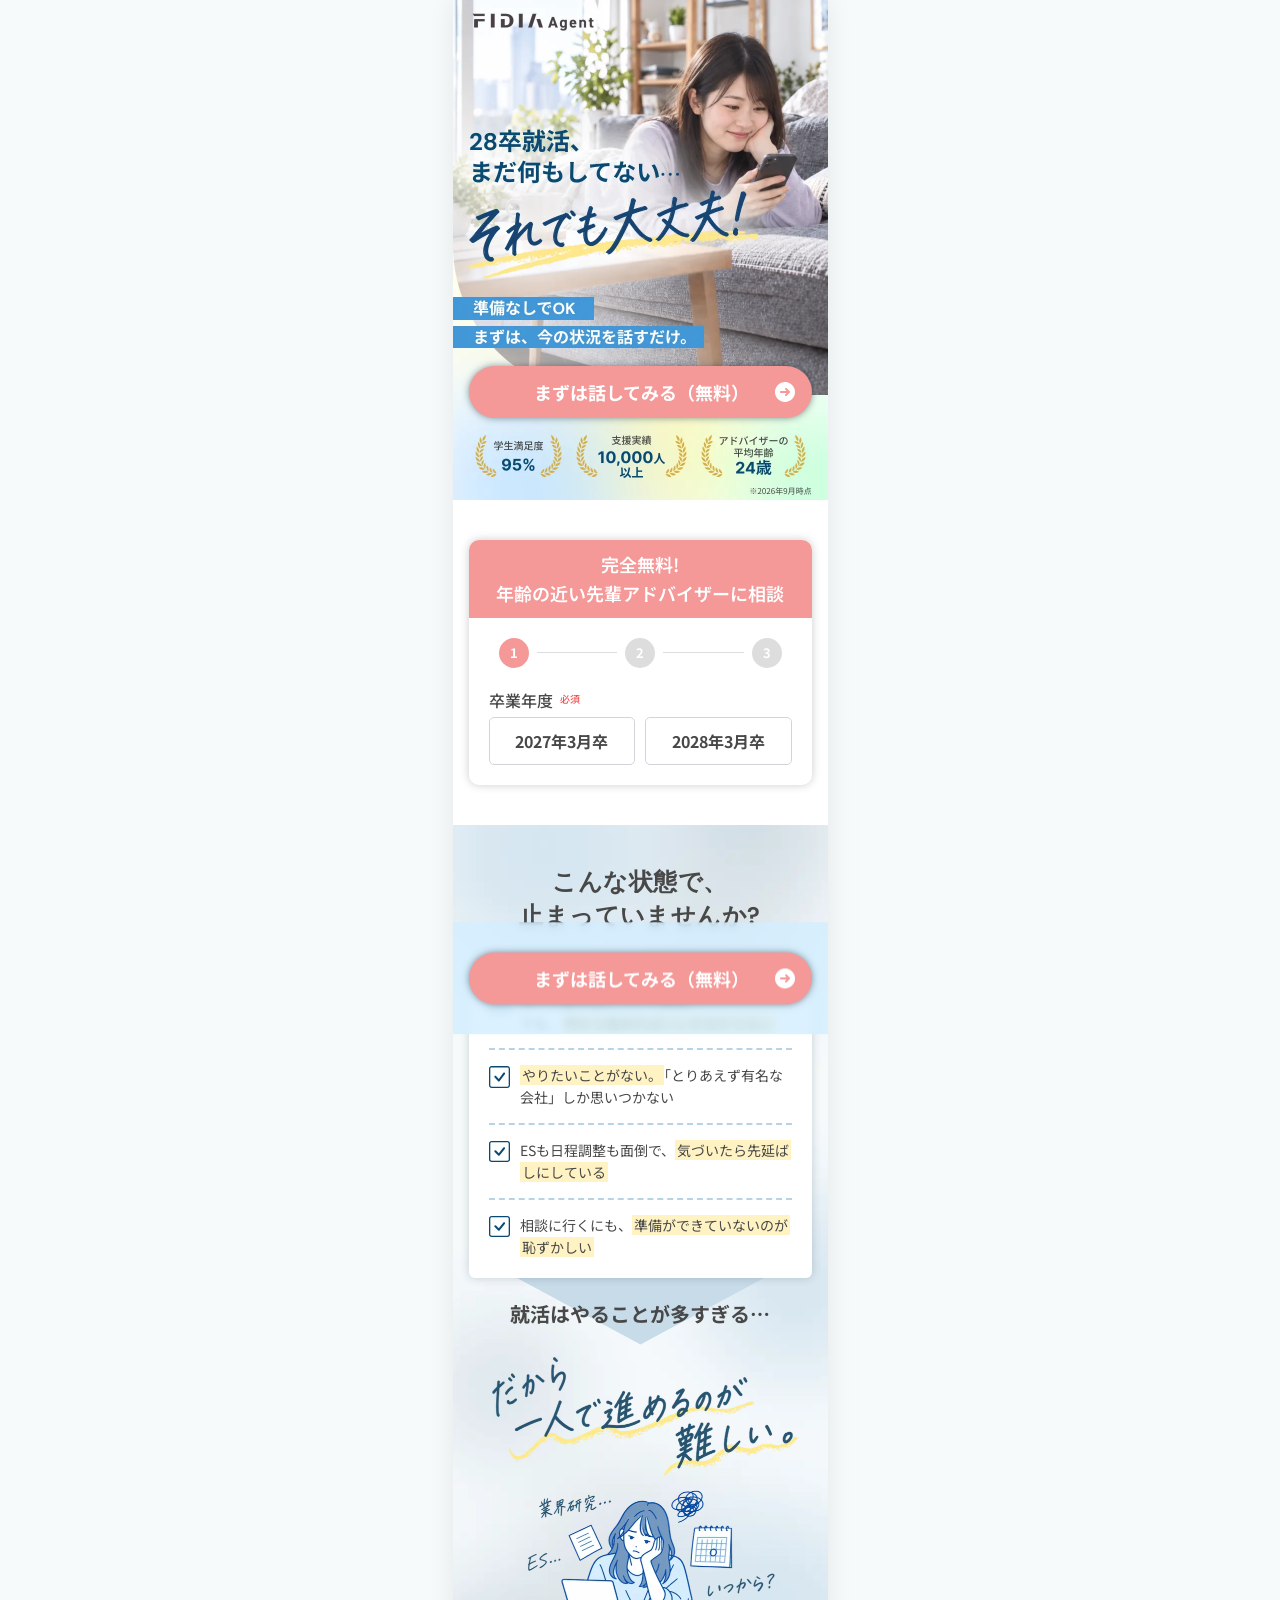
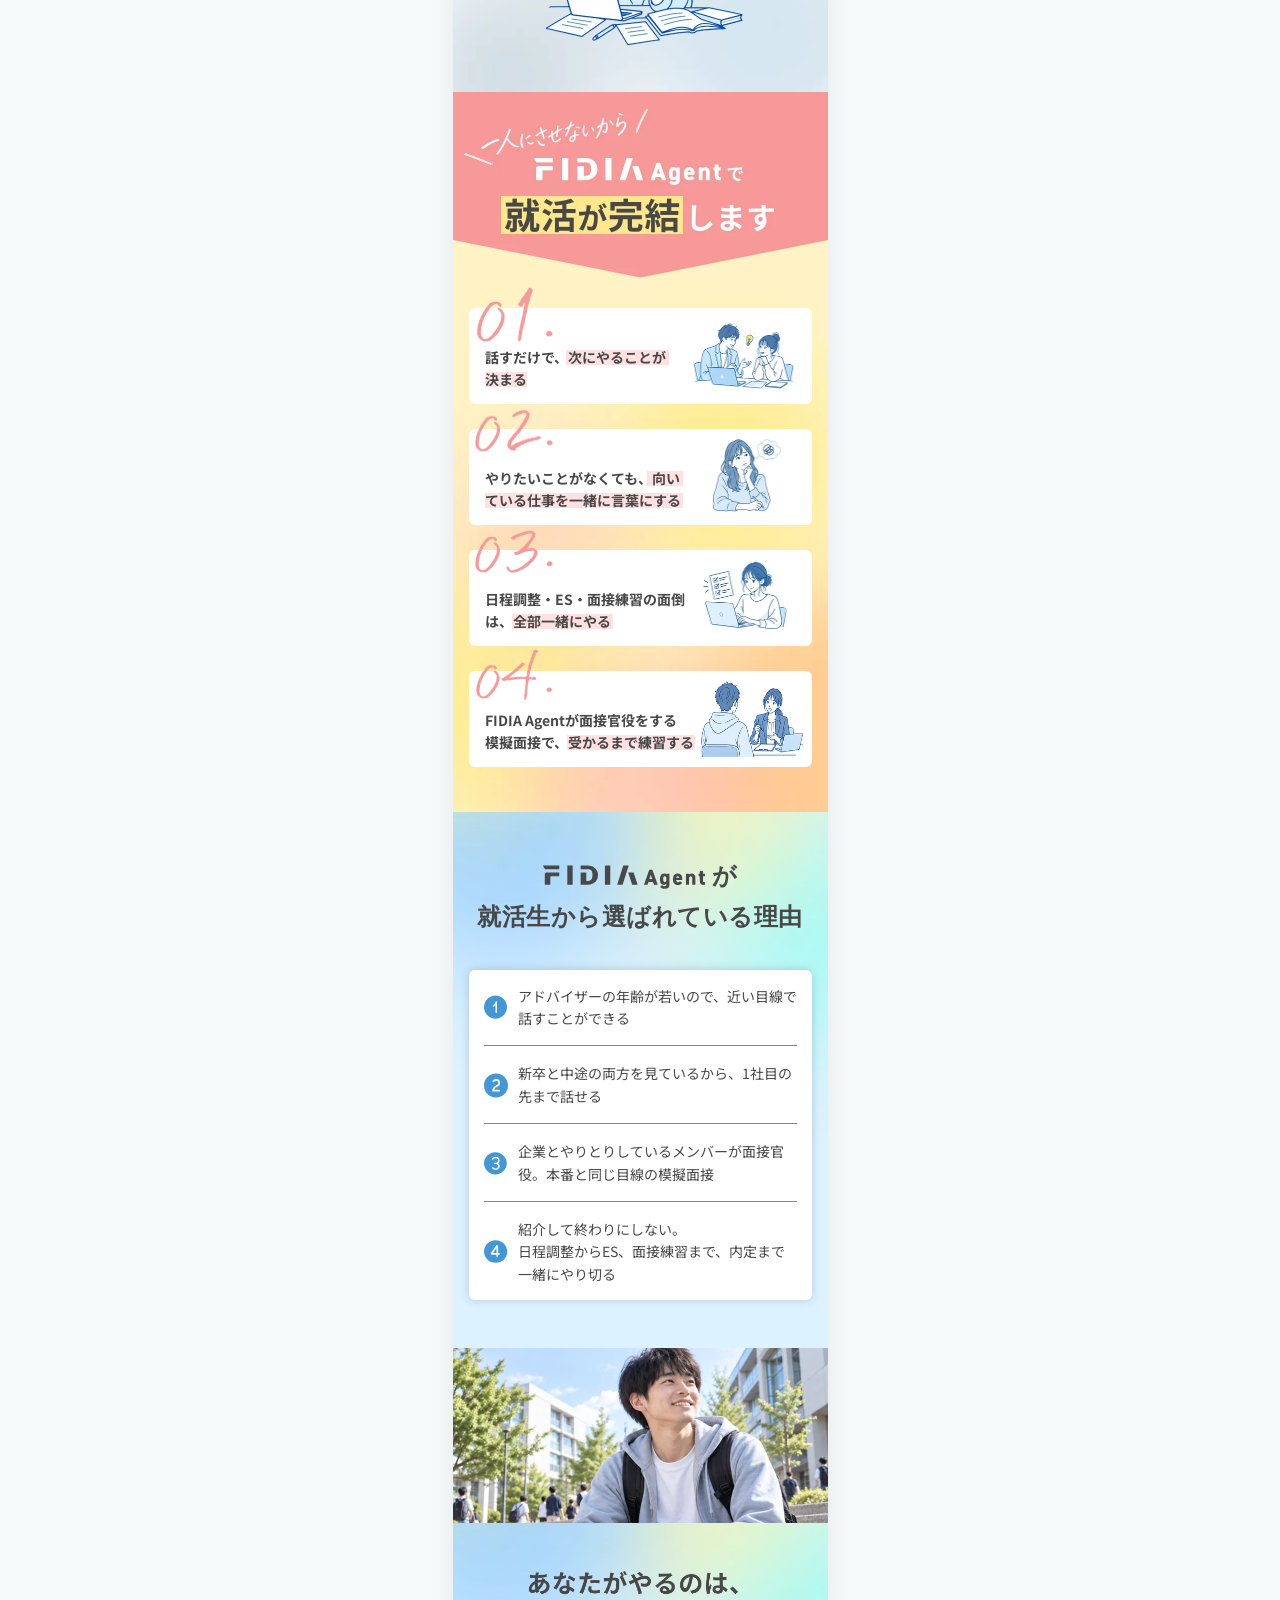
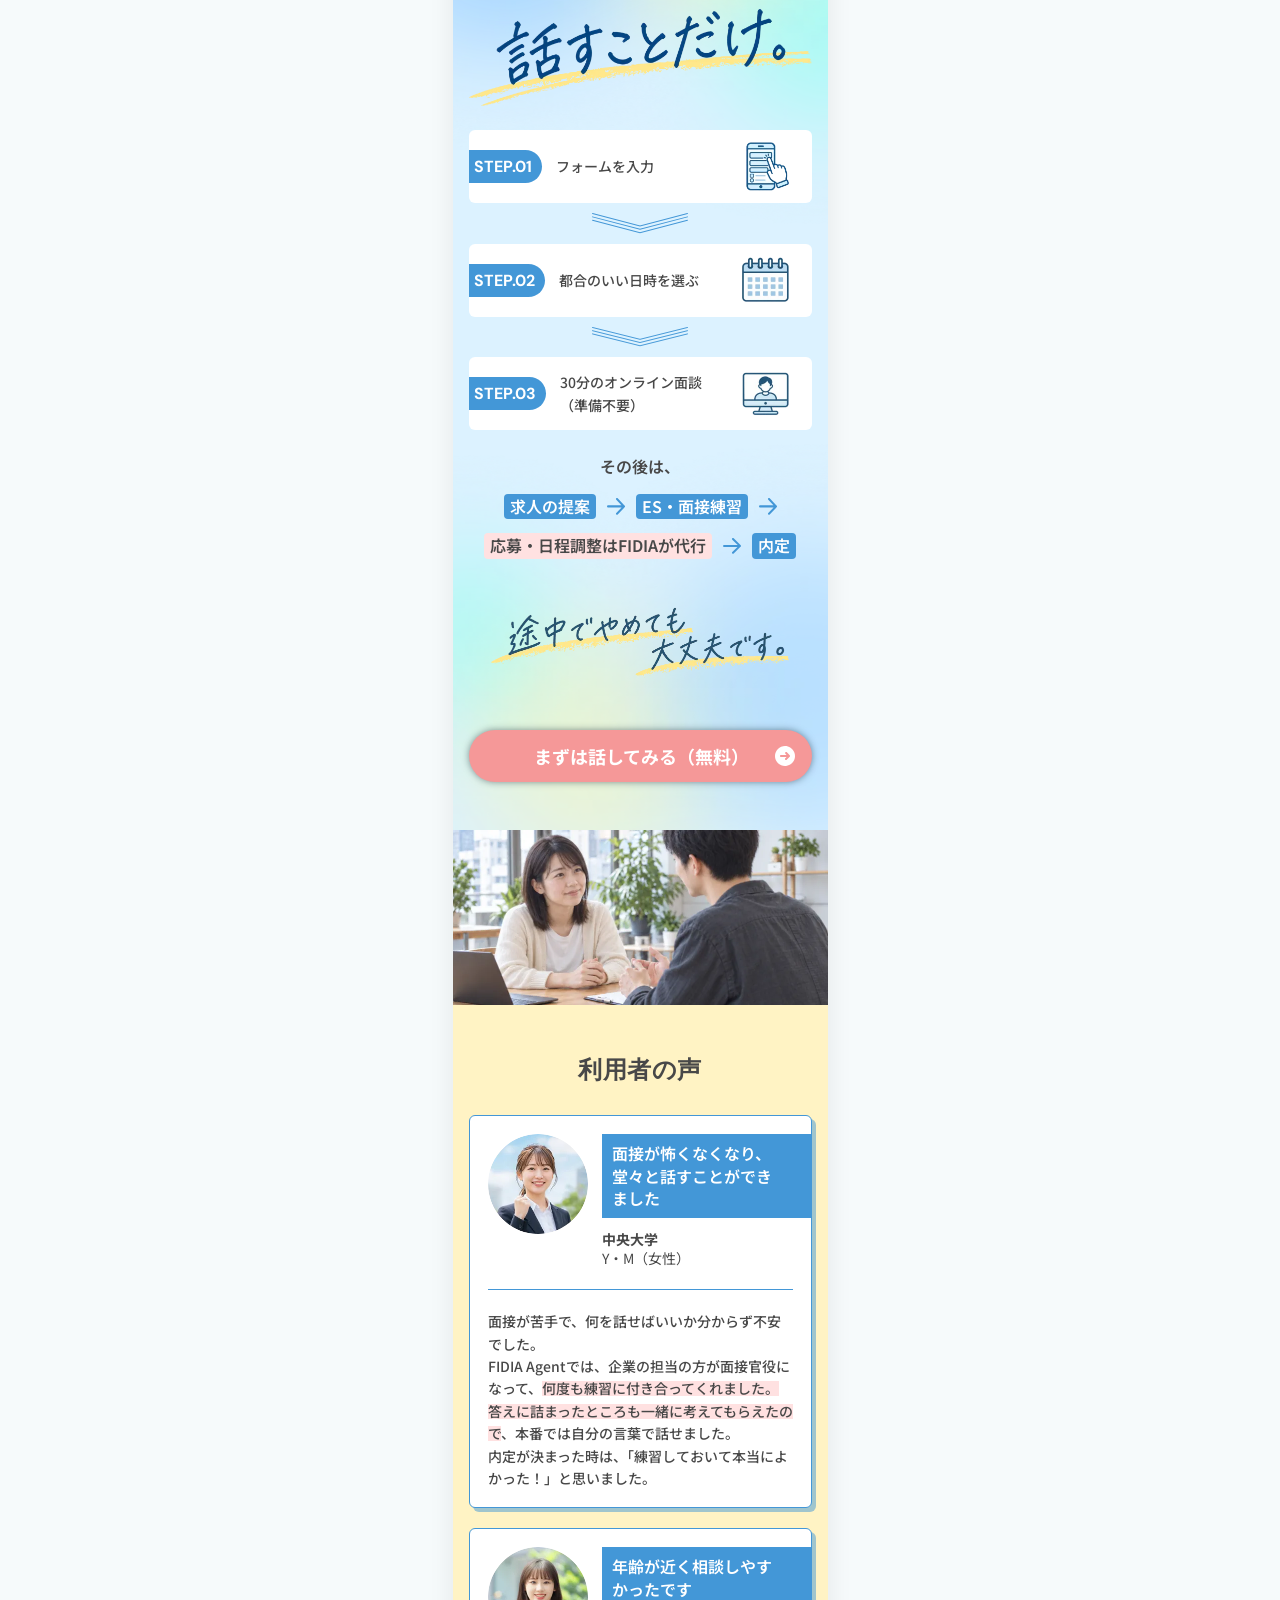
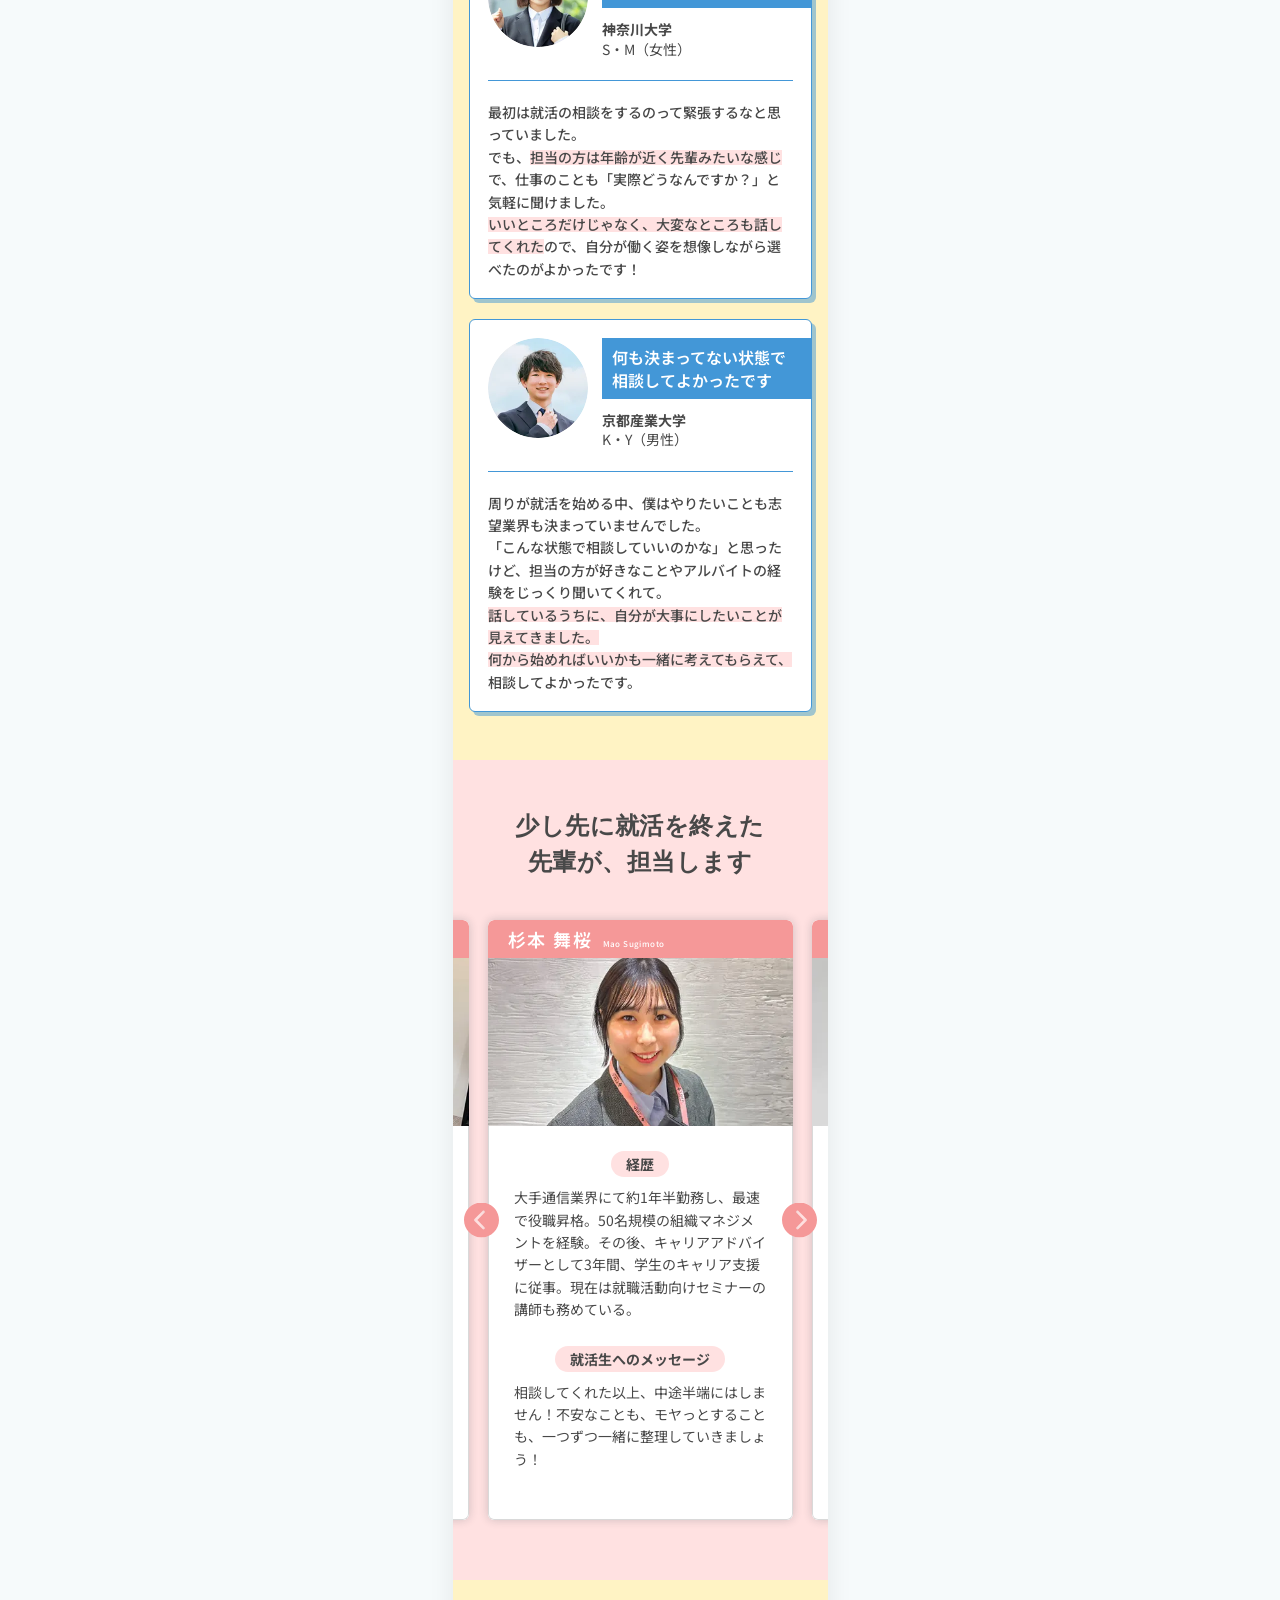
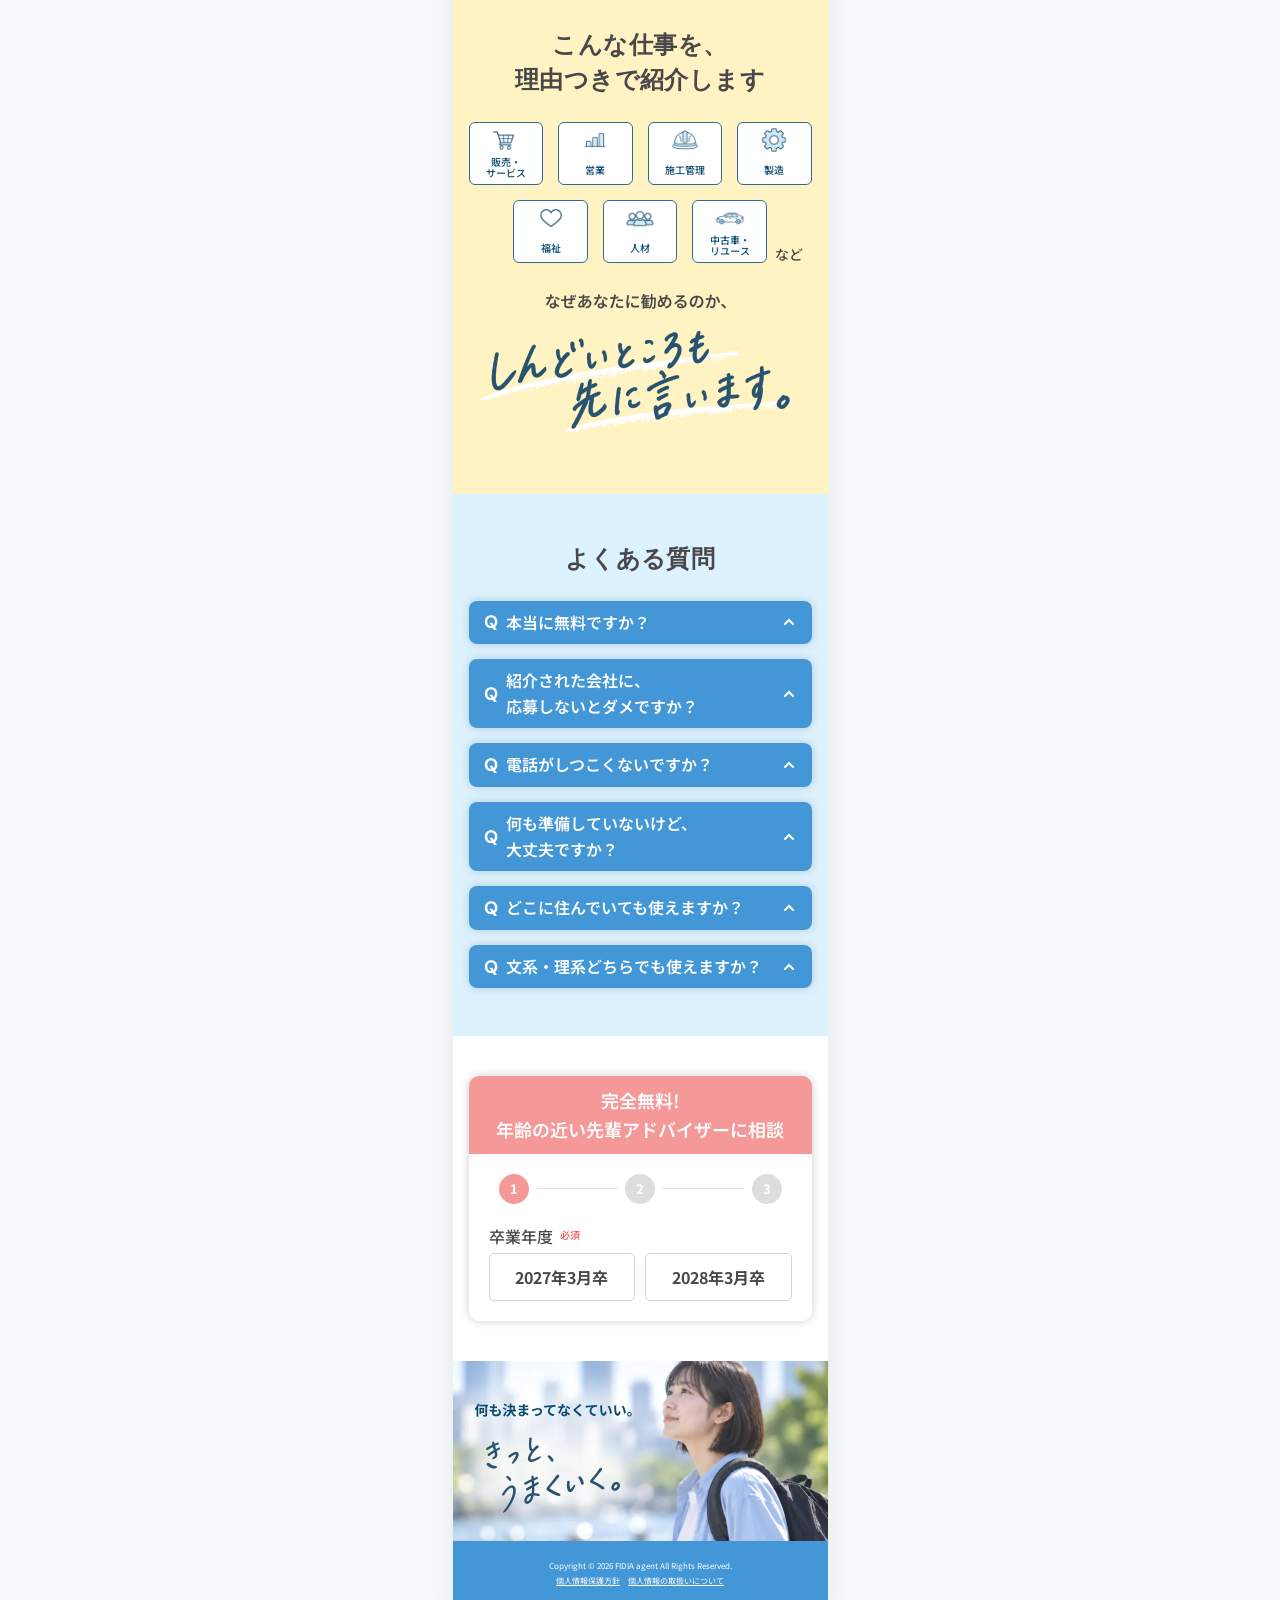
<file: index.html>
<!DOCTYPE html>
<html lang="ja">
<head>
<!-- Google Tag Manager -->
<script>(function(w,d,s,l,i){w[l]=w[l]||[];w[l].push({'gtm.start':
new Date().getTime(),event:'gtm.js'});var f=d.getElementsByTagName(s)[0],
j=d.createElement(s),dl=l!='dataLayer'?'&l='+l:'';j.async=true;j.src=
'https://www.googletagmanager.com/gtm.js?id='+i+dl;f.parentNode.insertBefore(j,f);
})(window,document,'script','dataLayer','GTM-NNJKJGJL');</script>
<!-- End Google Tag Manager -->
<meta charset="UTF-8">
<meta name="viewport" content="width=device-width, initial-scale=1.0">
<title>話すだけで就活が進む。準備なしでOKの就活エージェント｜FIDIA Agent</title>
<meta name="description" content="28卒の就活、まだ何もしてなくても大丈夫。FIDIA Agentは年齢の近い先輩アドバイザーが、求人紹介からES・面接練習・日程調整まで無料で伴走する就活エージェント。準備不要の30分オンライン面談から始められます。">
<meta property="og:title" content="話すだけで就活が進む。準備なしでOKの就活エージェント｜FIDIA Agent">
<meta property="og:description" content="28卒の就活、まだ何もしてなくても大丈夫。FIDIA Agentは年齢の近い先輩アドバイザーが、求人紹介からES・面接練習・日程調整まで無料で伴走する就活エージェント。準備不要の30分オンライン面談から始められます。">
<meta property="og:type" content="website">
<meta property="og:url" content="https://agent.fidia.jp/lp_send_01/">
<meta property="og:image" content="https://agent.fidia.jp/lp_send_01/assets/images/ogp.jpg">
<meta property="og:image:width" content="1200">
<meta property="og:image:height" content="630">
<meta property="og:locale" content="ja_JP">
<meta property="og:site_name" content="FIDIA Agent">
<meta name="twitter:card" content="summary_large_image">
<meta name="twitter:title" content="話すだけで就活が進む。準備なしでOKの就活エージェント｜FIDIA Agent">
<meta name="twitter:description" content="28卒の就活、まだ何もしてなくても大丈夫。FIDIA Agentは年齢の近い先輩アドバイザーが、求人紹介からES・面接練習・日程調整まで無料で伴走する就活エージェント。準備不要の30分オンライン面談から始められます。">
<meta name="twitter:image" content="https://agent.fidia.jp/lp_send_01/assets/images/ogp.jpg">
<link rel="canonical" href="https://agent.fidia.jp/lp_send_01/">
<link rel="shortcut icon" href="favicon.ico">
<link rel="preconnect" href="https://fonts.googleapis.com">
<link rel="preconnect" href="https://fonts.gstatic.com" crossorigin>
<link href="https://fonts.googleapis.com/css2?family=DM+Sans:wght@400;500;700&family=Noto+Sans+JP:wght@400;500;600;700&display=swap" rel="stylesheet">
<link rel="stylesheet" href="css/style.css?v=form15">
</head>
<body>
<!-- Google Tag Manager (noscript) -->
<noscript><iframe src="https://www.googletagmanager.com/ns.html?id=GTM-NNJKJGJL"
height="0" width="0" style="display:none;visibility:hidden"></iframe></noscript>
<!-- End Google Tag Manager (noscript) -->

<main>
<h1 class="visually-hidden">話すだけで就活が進む。準備なしでOKの就活エージェント｜FIDIA Agent</h1>

<!-- ============ HERO（FV） ============ -->
<section class="hero" id="hero">
  <div class="hero__content">
    <img src="assets/images/hero-fv.webp" alt="28卒就活、まだ何もしてない⋯それでも大丈夫！ 準備なしでOK まずは、今の状況を話すだけ。 学生満足度95% 支援実績10,000人以上 アドバイザーの平均年齢24歳 ※2026年9月時点" class="hero__fv-image" width="375" height="500" fetchpriority="high">

    <a href="#form-top" class="cta-button cta-button--hero js-cta-scroll float-anim">
      <span class="cta-button__shine" aria-hidden="true"></span>
      <span class="cta-button__label">まずは話してみる（無料）</span>
      <img src="assets/icons/cta-arrow-icon.svg" alt="" class="cta-button__arrow">
    </a>
  </div>
</section>

<!-- ============ FORM (1つ目 / CTAの遷移先) ============ -->
<section class="form-section" id="form-top">
  <div class="form-card js-multistep-form">
    <div class="form-card__heading">
      <p>完全無料!<br>年齢の近い先輩アドバイザーに相談</p>
    </div>

    <div class="form-card__body">
      <div class="step-indicator">
        <div class="step-indicator__item is-active" data-step-indicator="1">
          <div class="step-indicator__circle">
            <span class="step-indicator__number">1</span>
            <img src="assets/icons/step-check.svg" alt="" class="step-indicator__check" width="12" height="9">
          </div>
        </div>
        <span class="step-indicator__line" aria-hidden="true"></span>
        <div class="step-indicator__item" data-step-indicator="2">
          <div class="step-indicator__circle">
            <span class="step-indicator__number">2</span>
            <img src="assets/icons/step-check.svg" alt="" class="step-indicator__check" width="12" height="9">
          </div>
        </div>
        <span class="step-indicator__line" aria-hidden="true"></span>
        <div class="step-indicator__item" data-step-indicator="3">
          <div class="step-indicator__circle">
            <span class="step-indicator__number">3</span>
            <img src="assets/icons/step-check.svg" alt="" class="step-indicator__check" width="12" height="9">
          </div>
        </div>
      </div>

      <div class="form-card__panels">
      <!-- STEP 1 -->
      <div class="form-step is-current" data-step="1">
          <div class="form-field" data-field="graduationYear">
            <div class="form-field__label-row">
              <p class="form-field__label">卒業年度</p>
              <span class="form-field__required">必須</span>
            </div>
            <div class="option-row">
              <button type="button" class="option-button js-radio-option" data-group="graduationYear" data-value="2027">2027年3月卒</button>
              <button type="button" class="option-button js-radio-option" data-group="graduationYear" data-value="2028">2028年3月卒</button>
            </div>
            <p class="form-field__error" role="alert">入力してください。</p>
          </div>
      </div>

      <!-- STEP 2 -->
      <div class="form-step" data-step="2">
          <div class="form-field" data-field="university">
            <div class="form-field__label-row">
              <p class="form-field__label">大学名</p>
              <span class="form-field__required">必須</span>
            </div>
            <div class="university-suggest js-university-suggest">
              <div class="university-suggest__control">
                <input type="text" class="text-input js-required-field" name="university" placeholder="大学名を入力（例：早稲田）" autocomplete="off" autocapitalize="none" spellcheck="false" role="combobox" aria-expanded="false" aria-autocomplete="list" aria-controls="university-list-top" aria-haspopup="listbox">
                <button type="button" class="university-suggest__clear" hidden>
                  <span class="university-suggest__clear-icon" aria-hidden="true">×</span>
                  <span class="visually-hidden">入力をクリア</span>
                </button>
              </div>
              <p class="university-suggest__hint" data-hint="default">大学名の一部を入力すると候補が表示されます</p>
              <p class="university-suggest__hint" data-hint="filled" hidden>違う場合は×で消して入力し直せます</p>
              <div class="university-suggest__panel" hidden>
                <ul class="university-suggest__list" role="listbox" id="university-list-top"></ul>
                <div class="university-suggest__empty" hidden>
                  <p>一致する候補がありません。<br>このまま入力して進めます</p>
                  <button type="button" class="university-suggest__use">＋『』で入力する</button>
                </div>
              </div>
            </div>
            <p class="form-field__error" role="alert">入力してください。</p>
          </div>

          <div class="actions-row">
            <button type="button" class="link-back js-prev-step">戻る</button>
            <button type="button" class="next-button next-button--wide js-next-step">次へ進む</button>
          </div>
      </div>

      <!-- STEP 3 -->
      <div class="form-step" data-step="3">
          <div class="fields-container">
            <div class="form-field" data-field="name">
              <div class="form-field__label-row">
                <p class="form-field__label">お名前</p>
                <span class="form-field__required">必須</span>
              </div>
              <input type="text" class="text-input js-required-field" name="name" placeholder="例：山田 太郎" autocomplete="name">
              <p class="form-field__error" role="alert">お名前を入力してください</p>
            </div>

            <div class="form-field form-field--gender" data-field="gender">
              <div class="form-field__label-row">
                <p class="form-field__label">性別</p>
                <span class="form-field__required">必須</span>
              </div>
              <div class="option-row option-row--triple">
                <button type="button" class="option-button option-button--small js-radio-option" data-group="gender" data-value="male">男性</button>
                <button type="button" class="option-button option-button--small js-radio-option" data-group="gender" data-value="female">女性</button>
                <button type="button" class="option-button option-button--small js-radio-option" data-group="gender" data-value="unanswered">回答しない</button>
              </div>
              <p class="form-field__error" role="alert">入力してください。</p>
            </div>

            <div class="form-field" data-field="email">
              <div class="form-field__label-row">
                <p class="form-field__label">メールアドレス</p>
                <span class="form-field__required">必須</span>
              </div>
              <input type="email" class="text-input js-required-field" name="email" placeholder="例：example@fidia.jp" autocomplete="email">
              <p class="form-field__error" role="alert">メールアドレスの形式が正しくありません（例：example@fidia.jp）</p>
            </div>

            <div class="form-field" data-field="tel">
              <div class="form-field__label-row">
                <p class="form-field__label">電話番号</p>
                <span class="form-field__required">必須</span>
              </div>
              <input type="tel" class="text-input js-required-field" name="tel" placeholder="例：09012345678" autocomplete="tel">
              <p class="form-field__error" role="alert">電話番号を入力してください</p>
            </div>

            <div class="form-field form-field--privacy" data-field="agree">
              <label class="checkbox-row" for="agree-top">
                <input type="checkbox" id="agree-top" class="js-required-field" name="agree">
                <span class="checkbox-row__box" aria-hidden="true"></span>
                <span><a href="https://fidia.jp/solutions/contact/privacy" target="_blank" rel="noopener" class="privacy-link">個人情報の取扱い</a>に同意する</span>
              </label>
              <p class="form-field__error" role="alert">入力してください。</p>
            </div>
          </div>

          <div class="actions-row">
            <button type="button" class="link-back js-prev-step">戻る</button>
            <button type="button" class="next-button next-button--wide js-submit-form">無料で相談を申し込む</button>
          </div>
      </div>
      </div>
    </div>
  </div>
</section>

<!-- ============ WORRIES ============ -->
<section class="worries" id="worries">
  <img src="assets/images/worries-bg.webp" alt="" class="worries__bg" aria-hidden="true" loading="lazy">
  <h2 class="section-heading worries__heading">こんな状態で、<br>止まっていませんか?</h2>

  <div class="worries__content">
    <div class="worries-checklist">
      <div class="worries-checklist__item">
        <img src="assets/icons/check-icon.svg" alt="" class="worries-checklist__check">
        <p>周りが動き出していて焦る。<br>でも、<mark>何から始めればいいか分からない</mark></p>
      </div>
      <hr class="worries-checklist__divider">
      <div class="worries-checklist__item">
        <img src="assets/icons/check-icon.svg" alt="" class="worries-checklist__check">
        <p><mark>やりたいことがない。</mark>「とりあえず有名な会社」しか思いつかない</p>
      </div>
      <hr class="worries-checklist__divider">
      <div class="worries-checklist__item">
        <img src="assets/icons/check-icon.svg" alt="" class="worries-checklist__check">
        <p>ESも日程調整も面倒で、<mark>気づいたら先延ばしにしている</mark></p>
      </div>
      <hr class="worries-checklist__divider">
      <div class="worries-checklist__item">
        <img src="assets/icons/check-icon.svg" alt="" class="worries-checklist__check">
        <p>相談に行くにも、<mark>準備ができていないのが恥ずかしい</mark></p>
      </div>
    </div>

    <div class="worries__arrow-right">
      <img src="assets/icons/worries-arrow-shape.svg" alt="" class="worries__arrow-shape" aria-hidden="true">
      <p class="worries__arrow-text">就活はやることが多すぎる⋯</p>
    </div>

    <img src="assets/images/worries-illustration.webp" alt="だから一人で進めるのが難しい。" class="worries__illustration" loading="lazy">
  </div>
</section>

<!-- ============ CATCHPHRASE ============ -->
<section class="catchphrase" id="catchphrase">
  <img src="assets/images/catchphrase.webp" alt="一人にさせないから FIDIA Agentで 就活が完結します" class="catchphrase__image" loading="lazy">
</section>

<!-- ============ FEATURES ============ -->
<section class="features" id="features">
  <img src="assets/images/features-bg.webp" alt="" class="features__bg" aria-hidden="true" loading="lazy">
  <div class="features__list">

    <div class="feature-item">
      <img src="assets/icons/step-number-01.webp" alt="01." class="feature-item__number" loading="lazy">
      <div class="feature-item__copy">
        <span class="feature-item__band feature-item__band--01a"></span>
        <span class="feature-item__band feature-item__band--01b"></span>
        <p class="feature-item__text">話すだけで、次にやることが<br>決まる</p>
      </div>
      <div class="feature-item__illust-wrap">
        <img src="assets/images/feature-illust-01.webp" alt="" class="feature-item__illust feature-item__illust--01" loading="lazy">
      </div>
    </div>

    <div class="feature-item">
      <img src="assets/icons/step-number-02.webp" alt="02." class="feature-item__number" loading="lazy">
      <div class="feature-item__copy">
        <span class="feature-item__band feature-item__band--02a"></span>
        <span class="feature-item__band feature-item__band--02b"></span>
        <p class="feature-item__text">やりたいことがなくても、向いている仕事を一緒に言葉にする</p>
      </div>
      <div class="feature-item__illust-wrap">
        <img src="assets/images/feature-illust-02.webp" alt="" class="feature-item__illust feature-item__illust--02" loading="lazy">
      </div>
    </div>

    <div class="feature-item">
      <img src="assets/icons/step-number-03.webp" alt="03." class="feature-item__number" loading="lazy">
      <div class="feature-item__copy">
        <span class="feature-item__band feature-item__band--03"></span>
        <p class="feature-item__text">日程調整・ES・面接練習の面倒は、全部一緒にやる</p>
      </div>
      <div class="feature-item__illust-wrap">
        <img src="assets/images/feature-illust-03.webp" alt="" class="feature-item__illust feature-item__illust--03" loading="lazy">
      </div>
    </div>

    <div class="feature-item">
      <img src="assets/icons/step-number-04.webp" alt="04." class="feature-item__number" loading="lazy">
      <div class="feature-item__copy feature-item__copy--wide">
        <span class="feature-item__band feature-item__band--04"></span>
        <p class="feature-item__text">FIDIA Agentが面接官役をする<br>模擬面接で、受かるまで練習する</p>
      </div>
      <div class="feature-item__illust-wrap">
        <img src="assets/images/feature-illust-04.webp" alt="" class="feature-item__illust feature-item__illust--04" loading="lazy">
      </div>
    </div>

  </div>
</section>

<!-- ============ REASONS ============ -->
<section class="reasons" id="reasons">
  <img src="assets/images/reasons-bg.webp" alt="" class="reasons__bg" aria-hidden="true" loading="lazy">
  <div class="reasons__heading">
    <div class="reasons__heading-badge">
      <img src="assets/icons/brand-logo-black.svg" alt="FIDIA Agent" class="reasons__logo">
      <span>が</span>
    </div>
    <h2 class="section-heading">就活生から選ばれている理由</h2>
  </div>

  <div class="reasons__list">
    <div class="reason-item">
      <img src="assets/icons/reason-icon-01.svg" alt="" class="reason-item__icon">
      <p>アドバイザーの年齢が若いので、近い目線で話すことができる</p>
    </div>
    <hr class="reason-item__divider">
    <div class="reason-item">
      <img src="assets/icons/reason-icon-02.svg" alt="" class="reason-item__icon">
      <p>新卒と中途の両方を見ているから、1社目の先まで話せる</p>
    </div>
    <hr class="reason-item__divider">
    <div class="reason-item">
      <img src="assets/icons/reason-icon-03.svg" alt="" class="reason-item__icon">
      <p>企業とやりとりしているメンバーが面接官役。本番と同じ目線の模擬面接</p>
    </div>
    <hr class="reason-item__divider">
    <div class="reason-item">
      <img src="assets/icons/reason-icon-04.svg" alt="" class="reason-item__icon">
      <p>紹介して終わりにしない。<br>日程調整からES、面接練習まで、内定まで一緒にやり切る</p>
    </div>
  </div>
</section>

<!-- ============ PHOTO BREAK 01 ============ -->
<div class="photo-break" id="photo-break-01">
  <img src="assets/images/photo-break-01.webp" alt="" loading="lazy">
</div>

<!-- ============ STEPS ============ -->
<section class="steps" id="steps">
  <img src="assets/images/steps-bg-top.webp" alt="" class="steps__bg steps__bg--top" aria-hidden="true" loading="lazy">
  <img src="assets/images/steps-bg-bottom.webp" alt="" class="steps__bg steps__bg--bottom" aria-hidden="true" loading="lazy">

  <h2 class="steps__heading">
    <img src="assets/images/steps-heading-block.webp" alt="あなたがやるのは、話すことだけ。" loading="lazy">
  </h2>

  <div class="steps__list">
    <div class="step-item">
      <div class="step-item__badge">STEP.01</div>
      <p class="step-item__text">フォームを入力</p>
      <img src="assets/images/step-icon-form.webp" alt="" class="step-item__icon" loading="lazy">
    </div>
    <img src="assets/icons/step-arrow.svg" alt="" class="steps__arrow" aria-hidden="true">
    <div class="step-item">
      <div class="step-item__badge">STEP.02</div>
      <p class="step-item__text">都合のいい日時を選ぶ</p>
      <img src="assets/images/step-icon-calendar.webp" alt="" class="step-item__icon" loading="lazy">
    </div>
    <img src="assets/icons/step-arrow.svg" alt="" class="steps__arrow" aria-hidden="true">
    <div class="step-item">
      <div class="step-item__badge">STEP.03</div>
      <p class="step-item__text">30分のオンライン面談<br>（準備不要）</p>
      <img src="assets/images/step-icon-monitor.webp" alt="" class="step-item__icon" loading="lazy">
    </div>
  </div>

  <div class="steps__after">
    <p class="steps__after-lead">その後は、</p>
    <div class="steps__after-row">
      <div class="after-pill after-pill--blue">求人の提案</div>
      <img src="assets/icons/steps-after-arrow.svg" alt="" class="steps__after-arrow" aria-hidden="true">
      <div class="after-pill after-pill--blue">ES・面接練習</div>
      <img src="assets/icons/steps-after-arrow.svg" alt="" class="steps__after-arrow" aria-hidden="true">
    </div>
    <div class="steps__after-row">
      <div class="after-pill after-pill--pink">応募・日程調整はFIDIAが代行</div>
      <img src="assets/icons/steps-after-arrow.svg" alt="" class="steps__after-arrow" aria-hidden="true">
      <div class="after-pill after-pill--blue">内定</div>
    </div>
  </div>

  <div class="steps__illustration">
    <img src="assets/images/steps-illustration.webp" alt="途中でやめても大丈夫です。" loading="lazy">
  </div>

  <a href="#form-top" class="cta-button js-cta-scroll">
    <span class="cta-button__label">まずは話してみる（無料）</span>
    <img src="assets/icons/cta-arrow-icon.svg" alt="" class="cta-button__arrow">
  </a>
</section>

<!-- ============ PHOTO BREAK 02 ============ -->
<div class="photo-break" id="photo-break-02">
  <img src="assets/images/photo-break-02.webp" alt="" loading="lazy">
</div>

<!-- ============ TESTIMONIALS ============ -->
<section class="testimonials" id="testimonials">
  <h2 class="section-heading">利用者の声</h2>

  <div class="testimonials__list">
    <article class="testimonial-item">
      <div class="testimonial-item__head">
        <img src="assets/images/testimonial-photo-01.webp" alt="中央大学 Y・M（女性）" class="testimonial-item__photo" loading="lazy">
        <div class="testimonial-item__info">
          <p class="testimonial-item__title">面接が怖くなくなり、<br>堂々と話すことができ<br>ました</p>
          <div class="testimonial-item__meta">
            <p class="testimonial-item__school">中央大学</p>
            <p class="testimonial-item__person">Y・M（女性）</p>
          </div>
        </div>
      </div>
      <hr class="testimonial-item__divider">
      <p class="testimonial-item__quote">面接が苦手で、何を話せばいいか分からず不安でした。<br>FIDIA Agentでは、企業の担当の方が面接官役になって、<span class="testimonial-item__hl">何度も練習に付き合ってくれました。</span><br><span class="testimonial-item__hl">答えに詰まったところも一緒に考えてもらえたので</span>、本番では自分の言葉で話せました。<br>内定が決まった時は、「練習しておいて本当によかった！」と思いました。</p>
    </article>

    <article class="testimonial-item">
      <div class="testimonial-item__head">
        <img src="assets/images/testimonial-photo-02.webp" alt="神奈川大学 S・M（女性）" class="testimonial-item__photo" loading="lazy">
        <div class="testimonial-item__info">
          <p class="testimonial-item__title">年齢が近く相談しやす<br>かったです</p>
          <div class="testimonial-item__meta">
            <p class="testimonial-item__school">神奈川大学</p>
            <p class="testimonial-item__person">S・M（女性）</p>
          </div>
        </div>
      </div>
      <hr class="testimonial-item__divider">
      <p class="testimonial-item__quote">最初は就活の相談をするのって緊張するなと思っていました。<br>でも、<span class="testimonial-item__hl">担当の方は年齢が近く先輩みたいな感じ</span>で、仕事のことも「実際どうなんですか？」と気軽に聞けました。<br><span class="testimonial-item__hl">いいところだけじゃなく、大変なところも話してくれた</span>ので、自分が働く姿を想像しながら選べたのがよかったです！</p>
    </article>

    <article class="testimonial-item">
      <div class="testimonial-item__head">
        <img src="assets/images/testimonial-photo-03.webp" alt="京都産業大学 K・Y（男性）" class="testimonial-item__photo" loading="lazy">
        <div class="testimonial-item__info">
          <p class="testimonial-item__title">何も決まってない状態で<br>相談してよかったです</p>
          <div class="testimonial-item__meta">
            <p class="testimonial-item__school">京都産業大学</p>
            <p class="testimonial-item__person">K・Y（男性）</p>
          </div>
        </div>
      </div>
      <hr class="testimonial-item__divider">
      <p class="testimonial-item__quote">周りが就活を始める中、僕はやりたいことも志望業界も決まっていませんでした。<br>「こんな状態で相談していいのかな」と思ったけど、担当の方が好きなことやアルバイトの経験をじっくり聞いてくれて。<br><span class="testimonial-item__hl">話しているうちに、自分が大事にしたいことが見えてきました。</span><br><span class="testimonial-item__hl">何から始めればいいかも一緒に考えてもらえて、</span>相談してよかったです。</p>
    </article>
  </div>
</section>

<!-- ============ ADVISORS (カルーセル) ============ -->
<section class="advisors" id="advisors">
  <h2 class="section-heading">少し先に就活を終えた<br>先輩が、担当します</h2>

  <div class="advisor-carousel js-advisor-carousel">
    <div class="advisor-carousel__viewport">
    <div class="advisor-carousel__track">

      <article class="advisor-card">
        <div class="advisor-card__header">
          <span class="advisor-card__name">杉本 舞桜</span>
          <span class="advisor-card__name-en">Mao Sugimoto</span>
        </div>
        <img src="assets/images/advisor-photo-01.webp" alt="杉本 舞桜" class="advisor-card__photo" loading="lazy">
        <div class="advisor-card__body">
          <div class="advisor-card__block">
            <span class="advisor-card__badge">経歴</span>
            <p>大手通信業界にて約1年半勤務し、最速で役職昇格。50名規模の組織マネジメントを経験。その後、キャリアアドバイザーとして3年間、学生のキャリア支援に従事。現在は就職活動向けセミナーの講師も務めている。</p>
          </div>
          <div class="advisor-card__block">
            <span class="advisor-card__badge">就活生へのメッセージ</span>
            <p>相談してくれた以上、中途半端にはしません！不安なことも、モヤっとすることも、一つずつ一緒に整理していきましょう！</p>
          </div>
        </div>
      </article>

      <article class="advisor-card">
        <div class="advisor-card__header">
          <span class="advisor-card__name">栗原 夕夢</span>
          <span class="advisor-card__name-en">Yume Kurihara</span>
        </div>
        <img src="assets/images/advisor-photo-02.webp" alt="栗原 夕夢" class="advisor-card__photo" loading="lazy">
        <div class="advisor-card__body">
          <div class="advisor-card__block">
            <span class="advisor-card__badge">経歴</span>
            <p>学生時代、1,000人規模のビジネスプランニングコンテストで優勝。大学在学中の長期インターンシップでは、営業職としてトップセールスを達成。その後、現在もキャリアアドバイザーとして2年間、学生のキャリア支援に携わっている。</p>
          </div>
          <div class="advisor-card__block">
            <span class="advisor-card__badge">就活生へのメッセージ</span>
            <p>前向きな気持ちで就活に取り組めるよう、全力でサポートします！分からないことがあっても大丈夫。一緒に納得できる就活にしていきましょう！</p>
          </div>
        </div>
      </article>

      <article class="advisor-card">
        <div class="advisor-card__header">
          <span class="advisor-card__name">松永 裕生</span>
          <span class="advisor-card__name-en">Yusei Matsunaga</span>
        </div>
        <img src="assets/images/advisor-photo-03.webp" alt="松永 裕生" class="advisor-card__photo" loading="lazy">
        <div class="advisor-card__body">
          <div class="advisor-card__block">
            <span class="advisor-card__badge">経歴</span>
            <p>学生時代、大手人材企業を中心に5社から内定を獲得。在学中に学生団体を立ち上げ、40名のメンバーとともに学生の就職活動支援に取り組む。入社後は現在まで2年間、キャリアアドバイザーとして学生のキャリア支援に従事している。</p>
          </div>
          <div class="advisor-card__block">
            <span class="advisor-card__badge">就活生へのメッセージ</span>
            <p>新卒での最初の選択が、その後を大きく左右すると感じています！ 自分自身、納得して選んだからこそ今があります。だからこそ、後悔しない仕事選びを一緒に考えましょう！</p>
          </div>
        </div>
      </article>

      <article class="advisor-card">
        <div class="advisor-card__header">
          <span class="advisor-card__name">久保 梨紗</span>
          <span class="advisor-card__name-en">Risa Kubo</span>
        </div>
        <img src="assets/images/advisor-photo-04.webp" alt="久保 梨紗" class="advisor-card__photo" loading="lazy">
        <div class="advisor-card__body">
          <div class="advisor-card__block">
            <span class="advisor-card__badge">経歴</span>
            <p>大手金融業界にて3年間、海外企業にて5年間の勤務経験。現在はキャリアアドバイザーとして、幅広い業界・多角的な視点から就職活動をサポートしている。</p>
          </div>
          <div class="advisor-card__block">
            <span class="advisor-card__badge">就活生へのメッセージ</span>
            <p>いろんな選択肢を知っているからこそ、「これでいいのかな？」という不安にも向き合えます！一緒に納得できる答えを見つけましょう！</p>
          </div>
        </div>
      </article>

      <article class="advisor-card">
        <div class="advisor-card__header">
          <span class="advisor-card__name">山名 剛征</span>
          <span class="advisor-card__name-en">Kosei Yamana</span>
        </div>
        <img src="assets/images/advisor-photo-05.webp" alt="山名 剛征" class="advisor-card__photo" loading="lazy">
        <div class="advisor-card__body">
          <div class="advisor-card__block">
            <span class="advisor-card__badge">経歴</span>
            <p>学生時代に約10社の長期インターンシップに参加。在学中に学生団体を立ち上げ、就職活動支援に取り組む。外資系大手企業の販売スタッフとして1年間経験。現在はキャリアアドバイザーとして2年間、学生のキャリア支援に従事している。</p>
          </div>
          <div class="advisor-card__block">
            <span class="advisor-card__badge">就活生へのメッセージ</span>
            <p>その人の良さ、ちゃんとあります！見逃さずに一緒に見つけて、活かせる形までしっかりサポートします！</p>
          </div>
        </div>
      </article>

    </div>
    </div>

    <button type="button" class="advisor-carousel__nav advisor-carousel__nav--prev js-advisor-prev" aria-label="前のアドバイザー">
      <img src="assets/icons/advisors-nav-prev.svg" alt="">
    </button>
    <button type="button" class="advisor-carousel__nav advisor-carousel__nav--next js-advisor-next" aria-label="次のアドバイザー">
      <img src="assets/icons/advisors-nav-next.svg" alt="">
    </button>
  </div>
</section>

<!-- ============ JOBS ============ -->
<section class="jobs" id="jobs">
  <h2 class="section-heading">こんな仕事を、<br>理由つきで紹介します</h2>

  <div class="jobs__tags">
    <div class="jobs__tags-row">
      <div class="job-tag">
        <img src="assets/images/job-icon-retail.webp" alt="" loading="lazy">
        <span class="job-tag__label job-tag__label--2line">販売・<br>サービス</span>
      </div>
      <div class="job-tag">
        <img src="assets/images/job-icon-sales.webp" alt="" loading="lazy">
        <span class="job-tag__label">営業</span>
      </div>
      <div class="job-tag">
        <img src="assets/images/job-icon-construction.webp" alt="" loading="lazy">
        <span class="job-tag__label">施工管理</span>
      </div>
      <div class="job-tag">
        <img src="assets/images/job-icon-manufacturing.webp" alt="" loading="lazy">
        <span class="job-tag__label">製造</span>
      </div>
    </div>
    <div class="jobs__tags-row">
      <div class="job-tag">
        <img src="assets/images/job-icon-welfare.webp" alt="" loading="lazy">
        <span class="job-tag__label">福祉</span>
      </div>
      <div class="job-tag">
        <img src="assets/images/job-icon-hr.webp" alt="" loading="lazy">
        <span class="job-tag__label">人材</span>
      </div>
      <div class="job-tag">
        <img src="assets/images/job-icon-car.webp" alt="" loading="lazy">
        <span class="job-tag__label job-tag__label--2line">中古車・<br>リユース</span>
      </div>
    </div>
    <p class="jobs__etc">など</p>
  </div>

  <div class="jobs__illustration">
    <img src="assets/images/jobs-illustration.webp" alt="なぜあなたに勧めるのか、しんどいところも先に言います。" loading="lazy">
  </div>
</section>

<!-- ============ FAQ ============ -->
<section class="faq" id="faq">
  <h2 class="section-heading">よくある質問</h2>

  <div class="faq__list">
    <div class="faq-item js-faq-item">
      <button type="button" class="faq-item__header js-faq-toggle">
        <span class="faq-item__q">Q</span>
        <span class="faq-item__question">本当に無料ですか？</span>
        <img src="assets/icons/chevron-up.svg" alt="" class="faq-item__chevron">
      </button>
      <div class="faq-item__answer">
        <span class="faq-item__a">A</span>
        <p>企業側が紹介料を支払う仕組みのため、学生の方は完全無料でご利用いただけます。</p>
      </div>
    </div>

    <div class="faq-item js-faq-item">
      <button type="button" class="faq-item__header js-faq-toggle">
        <span class="faq-item__q">Q</span>
        <span class="faq-item__question">紹介された会社に、<br>応募しないとダメですか？</span>
        <img src="assets/icons/chevron-up.svg" alt="" class="faq-item__chevron">
      </button>
      <div class="faq-item__answer">
        <span class="faq-item__a">A</span>
        <p>応募しなくて大丈夫です。<br>納得できる求人だけ受けてください。</p>
      </div>
    </div>

    <div class="faq-item js-faq-item">
      <button type="button" class="faq-item__header js-faq-toggle">
        <span class="faq-item__q">Q</span>
        <span class="faq-item__question">電話がしつこくないですか？</span>
        <img src="assets/icons/chevron-up.svg" alt="" class="faq-item__chevron">
      </button>
      <div class="faq-item__answer">
        <span class="faq-item__a">A</span>
        <p>連絡はLINEで行います。<br>頻度もご希望に合わせられます。</p>
      </div>
    </div>

    <div class="faq-item js-faq-item">
      <button type="button" class="faq-item__header js-faq-toggle">
        <span class="faq-item__q">Q</span>
        <span class="faq-item__question">何も準備していないけど、<br>大丈夫ですか？</span>
        <img src="assets/icons/chevron-up.svg" alt="" class="faq-item__chevron">
      </button>
      <div class="faq-item__answer">
        <span class="faq-item__a">A</span>
        <p>準備は一切不要です。<br>今の状況をそのまま話してください。</p>
      </div>
    </div>

    <div class="faq-item js-faq-item">
      <button type="button" class="faq-item__header js-faq-toggle">
        <span class="faq-item__q">Q</span>
        <span class="faq-item__question">どこに住んでいても使えますか？</span>
        <img src="assets/icons/chevron-up.svg" alt="" class="faq-item__chevron">
      </button>
      <div class="faq-item__answer">
        <span class="faq-item__a">A</span>
        <p>全国オンラインで対応しています。</p>
      </div>
    </div>

    <div class="faq-item js-faq-item">
      <button type="button" class="faq-item__header js-faq-toggle">
        <span class="faq-item__q">Q</span>
        <span class="faq-item__question">文系・理系どちらでも使えますか？</span>
        <img src="assets/icons/chevron-up.svg" alt="" class="faq-item__chevron">
      </button>
      <div class="faq-item__answer">
        <span class="faq-item__a">A</span>
        <p>問いません。<br>どちらの方もご利用いただけます。</p>
      </div>
    </div>
  </div>
</section>

<!-- ============ FORM (2つ目 / 独立フォーム) ============ -->
<section class="form-section" id="form-bottom">
  <div class="form-card js-multistep-form">
    <div class="form-card__heading">
      <p>完全無料!<br>年齢の近い先輩アドバイザーに相談</p>
    </div>

    <div class="form-card__body">
      <div class="step-indicator">
        <div class="step-indicator__item is-active" data-step-indicator="1">
          <div class="step-indicator__circle">
            <span class="step-indicator__number">1</span>
            <img src="assets/icons/step-check.svg" alt="" class="step-indicator__check" width="12" height="9">
          </div>
        </div>
        <span class="step-indicator__line" aria-hidden="true"></span>
        <div class="step-indicator__item" data-step-indicator="2">
          <div class="step-indicator__circle">
            <span class="step-indicator__number">2</span>
            <img src="assets/icons/step-check.svg" alt="" class="step-indicator__check" width="12" height="9">
          </div>
        </div>
        <span class="step-indicator__line" aria-hidden="true"></span>
        <div class="step-indicator__item" data-step-indicator="3">
          <div class="step-indicator__circle">
            <span class="step-indicator__number">3</span>
            <img src="assets/icons/step-check.svg" alt="" class="step-indicator__check" width="12" height="9">
          </div>
        </div>
      </div>

      <div class="form-card__panels">
      <!-- STEP 1 -->
      <div class="form-step is-current" data-step="1">
          <div class="form-field" data-field="graduationYear">
            <div class="form-field__label-row">
              <p class="form-field__label">卒業年度</p>
              <span class="form-field__required">必須</span>
            </div>
            <div class="option-row">
              <button type="button" class="option-button js-radio-option" data-group="graduationYear" data-value="2027">2027年3月卒</button>
              <button type="button" class="option-button js-radio-option" data-group="graduationYear" data-value="2028">2028年3月卒</button>
            </div>
            <p class="form-field__error" role="alert">入力してください。</p>
          </div>
      </div>

      <!-- STEP 2 -->
      <div class="form-step" data-step="2">
          <div class="form-field" data-field="university">
            <div class="form-field__label-row">
              <p class="form-field__label">大学名</p>
              <span class="form-field__required">必須</span>
            </div>
            <div class="university-suggest js-university-suggest">
              <div class="university-suggest__control">
                <input type="text" class="text-input js-required-field" name="university" placeholder="大学名を入力（例：早稲田）" autocomplete="off" autocapitalize="none" spellcheck="false" role="combobox" aria-expanded="false" aria-autocomplete="list" aria-controls="university-list-bottom" aria-haspopup="listbox">
                <button type="button" class="university-suggest__clear" hidden>
                  <span class="university-suggest__clear-icon" aria-hidden="true">×</span>
                  <span class="visually-hidden">入力をクリア</span>
                </button>
              </div>
              <p class="university-suggest__hint" data-hint="default">大学名の一部を入力すると候補が表示されます</p>
              <p class="university-suggest__hint" data-hint="filled" hidden>違う場合は×で消して入力し直せます</p>
              <div class="university-suggest__panel" hidden>
                <ul class="university-suggest__list" role="listbox" id="university-list-bottom"></ul>
                <div class="university-suggest__empty" hidden>
                  <p>一致する候補がありません。<br>このまま入力して進めます</p>
                  <button type="button" class="university-suggest__use">＋『』で入力する</button>
                </div>
              </div>
            </div>
            <p class="form-field__error" role="alert">入力してください。</p>
          </div>

          <div class="actions-row">
            <button type="button" class="link-back js-prev-step">戻る</button>
            <button type="button" class="next-button next-button--wide js-next-step">次へ進む</button>
          </div>
      </div>

      <!-- STEP 3 -->
      <div class="form-step" data-step="3">
          <div class="fields-container">
            <div class="form-field" data-field="name">
              <div class="form-field__label-row">
                <p class="form-field__label">お名前</p>
                <span class="form-field__required">必須</span>
              </div>
              <input type="text" class="text-input js-required-field" name="name" placeholder="例：山田 太郎" autocomplete="name">
              <p class="form-field__error" role="alert">お名前を入力してください</p>
            </div>

            <div class="form-field form-field--gender" data-field="gender">
              <div class="form-field__label-row">
                <p class="form-field__label">性別</p>
                <span class="form-field__required">必須</span>
              </div>
              <div class="option-row option-row--triple">
                <button type="button" class="option-button option-button--small js-radio-option" data-group="gender" data-value="male">男性</button>
                <button type="button" class="option-button option-button--small js-radio-option" data-group="gender" data-value="female">女性</button>
                <button type="button" class="option-button option-button--small js-radio-option" data-group="gender" data-value="unanswered">回答しない</button>
              </div>
              <p class="form-field__error" role="alert">入力してください。</p>
            </div>

            <div class="form-field" data-field="email">
              <div class="form-field__label-row">
                <p class="form-field__label">メールアドレス</p>
                <span class="form-field__required">必須</span>
              </div>
              <input type="email" class="text-input js-required-field" name="email" placeholder="例：example@fidia.jp" autocomplete="email">
              <p class="form-field__error" role="alert">メールアドレスの形式が正しくありません（例：example@fidia.jp）</p>
            </div>

            <div class="form-field" data-field="tel">
              <div class="form-field__label-row">
                <p class="form-field__label">電話番号</p>
                <span class="form-field__required">必須</span>
              </div>
              <input type="tel" class="text-input js-required-field" name="tel" placeholder="例：09012345678" autocomplete="tel">
              <p class="form-field__error" role="alert">電話番号を入力してください</p>
            </div>

            <div class="form-field form-field--privacy" data-field="agree">
              <label class="checkbox-row" for="agree-bottom">
                <input type="checkbox" id="agree-bottom" class="js-required-field" name="agree">
                <span class="checkbox-row__box" aria-hidden="true"></span>
                <span><a href="https://fidia.jp/solutions/contact/privacy" target="_blank" rel="noopener" class="privacy-link">個人情報の取扱い</a>に同意する</span>
              </label>
              <p class="form-field__error" role="alert">入力してください。</p>
            </div>
          </div>

          <div class="actions-row">
            <button type="button" class="link-back js-prev-step">戻る</button>
            <button type="button" class="next-button next-button--wide js-submit-form">無料で相談を申し込む</button>
          </div>
      </div>
      </div>
    </div>
  </div>
</section>
</main>

<!-- ============ FOOTER ============ -->
<footer class="footer" id="footer">
  <div class="footer__closing">
    <img src="assets/images/footer-closing.webp" alt="何も決まってなくていい。きっと、うまくいく。" loading="lazy">
  </div>

  <div class="footer__links">
    <p class="footer__copyright">Copyright © 2026 FIDIA agent All Rights Reserved.</p>
    <p class="footer__policy">
      <a href="https://fidia.jp/solutions/contact/privacy" target="_blank" rel="noopener">個人情報保護方針</a>　<a href="https://fidia.jp/solutions/contact/data-protection" target="_blank" rel="noopener">個人情報の取扱いについて</a>
    </p>
  </div>
</footer>

<!-- ============ STICKY CTA ============ -->
<div class="cta-sticky js-cta-sticky" aria-hidden="true">
  <a href="#form-top" class="cta-button cta-button--sticky js-cta-scroll float-anim">
    <span class="cta-button__shine" aria-hidden="true"></span>
    <span class="cta-button__label">まずは話してみる（無料）</span>
    <img src="assets/icons/cta-arrow-icon.svg" alt="" class="cta-button__arrow">
  </a>
</div>

<script src="js/universities-data.js?v=form10"></script>
<script src="js/script.js?v=form15"></script>
</body>
</html>
</file>
<file: css/style.css>
/* ==========================================================================
   FIDIA Agent LP - style.css
   375px幅のモバイルファーストで実装し、
   大きい画面では中央寄せの1カラムレイアウトとして表示する。
   ========================================================================== */

:root {
  --color-navy: #094A74;
  --color-text: #484848;
  --color-white: #FFFFFF;
  --color-pink: #F59898;
  --color-pink-border: #F7D5D5;
  --color-pink-light: #FFE1E1;
  --color-yellow-highlight: #FFF3C4;
  --color-blue: #4397D7;
  --color-blue-light: #DCF2FF;
  --color-gray-line: #DDDDDD;
  --color-gray-disabled: #AAAAAA;
  --color-gray-placeholder: #9CA3AF;
  --color-page-bg: #F6FAFB;
  --color-input-border: #D1D5DB;
  --color-dashed-line: #B8D3E5;
  --color-advisor-border: #D9D9D9;
  --color-job-border: #2E6C8E;
  --color-sticky: #D3EEFF;
  --color-thanks-bg: #FFF8F8;
  --color-thanks-copy: #434343;
  --color-line: #5AC464;
  --color-error: #F14F4F;

  --font-jp: "Noto Sans JP", sans-serif;
  --font-en: "DM Sans", sans-serif;

  --page-max-width: 375px;
}

/* ---------- リセット ---------- */
* {
  margin: 0;
  padding: 0;
  box-sizing: border-box;
}

html {
  scroll-behavior: smooth;
}

body {
  font-family: var(--font-jp);
  color: var(--color-text);
  background: var(--color-page-bg);
  max-width: var(--page-max-width);
  margin: 0 auto;
  overflow-x: hidden;
  position: relative;
}

img {
  display: block;
  max-width: 100%;
}

button {
  font-family: inherit;
  cursor: pointer;
  border: none;
  background: none;
}

a {
  color: inherit;
  text-decoration: none;
}

h1, h2, h3, p {
  font-weight: inherit;
}

mark {
  background: var(--color-yellow-highlight);
  color: inherit;
  padding: 0 2px;
  box-decoration-break: clone;
  -webkit-box-decoration-break: clone;
}

.section-heading {
  font-family: var(--font-en);
  font-weight: 700;
  font-size: 24px;
  line-height: 1.45em;
  letter-spacing: 0.02em;
  color: var(--color-text);
  text-align: center;
}

.visually-hidden {
  position: absolute;
  width: 1px;
  height: 1px;
  padding: 0;
  margin: -1px;
  overflow: hidden;
  clip: rect(0, 0, 0, 0);
  white-space: nowrap;
  border: 0;
}

a:focus-visible,
button:focus-visible,
input:focus-visible {
  outline: 2px solid var(--color-blue);
  outline-offset: 2px;
}

/* ---------- ふわふわアニメーション ---------- */
@keyframes float-bob {
  0%, 100% { transform: translateY(0); }
  50% { transform: translateY(-8px); }
}

.float-anim {
  animation: float-bob 4.5s ease-in-out infinite;
}

.float-anim:nth-of-type(even) {
  animation-delay: 0.6s;
}

/* ---------- CTAボタン（共通） ---------- */
.cta-button {
  display: flex;
  align-items: center;
  justify-content: flex-end;
  gap: 26px;
  width: 100%;
  height: 52px;
  padding: 13px 17px 13px 0;
  background: var(--color-pink);
  border-radius: 999px;
  box-shadow: 0 0 7.3px rgba(22, 44, 57, 0.5);
  position: relative;
}

.cta-button__label {
  white-space: nowrap;
  color: var(--color-white);
  font-weight: 700;
  font-size: 18px;
}

.cta-button__arrow {
  width: 20px;
  height: 20px;
}

/* ==========================================================================
   HERO（FV）
   ボタン部分の背景も含めて1枚の画像として書き出し、CTAボタンはその上に
   絶対配置で重ねる。こうすることでふわふわアニメーション中も画像の背景が
   途切れず、継ぎ目（白い隙間）が発生しない。
   ========================================================================== */
.hero {
  position: relative;
}

.hero__content {
  position: relative;
  width: 100%;
}

.hero__fv-image {
  display: block;
  width: 100%;
  height: auto;
}

.cta-button--hero {
  /* FV画像（375×500基準）上のボタン位置を%換算で指定 */
  position: absolute;
  top: 73.2%;      /* 366 / 500 */
  left: 4.2667%;   /* 16 / 375 */
  width: 91.4667%; /* 343 / 375 */
  height: auto;
  aspect-ratio: 343 / 52;
  overflow: hidden;
}

/* ---------- CTAボタンの光が流れる演出 ---------- */
.cta-button__shine {
  position: absolute;
  top: 0;
  left: 0;
  width: 40%;
  height: 100%;
  background: linear-gradient(115deg, rgba(255, 255, 255, 0) 0%, rgba(255, 255, 255, 0.75) 50%, rgba(255, 255, 255, 0) 100%);
  transform: translateX(-250%) skewX(-20deg);
  animation: cta-shine-sweep 4s ease-in-out infinite;
  pointer-events: none;
}

@keyframes cta-shine-sweep {
  0% { transform: translateX(-250%) skewX(-20deg); }
  35% { transform: translateX(350%) skewX(-20deg); }
  100% { transform: translateX(350%) skewX(-20deg); }
}

/* ==========================================================================
   FORM（多段フォームカード：1つ目・2つ目共通）
   ========================================================================== */
.form-section {
  background: var(--color-white);
  padding: 40px 16px;
  display: flex;
  justify-content: center;
}

.form-card {
  width: 100%;
  max-width: 343px;
  background: var(--color-white);
  border-radius: 10px;
  box-shadow: 0 0 10px rgba(0, 0, 0, 0.2);
  overflow: hidden;
}

.form-card__heading {
  background: var(--color-pink);
  padding: 10px;
  text-align: center;
}

.form-card__heading p {
  color: var(--color-white);
  font-weight: 600;
  font-size: 18px;
  line-height: 1.6em;
}

.form-card__body {
  padding: 20px;
  display: flex;
  flex-direction: column;
  align-items: center;
  gap: 20px;
}

.form-card__panels {
  width: 100%;
}

.form-step {
  display: none;
  width: 100%;
  flex-direction: column;
  gap: 20px;
}

.form-step.is-current {
  display: flex;
}

/* ---- ステップインジケーター ---- */
.step-indicator {
  display: flex;
  align-items: center;
  width: 100%;
  max-width: 283px;
  gap: 8px;
}

.step-indicator__line {
  flex: 1;
  height: 1px;
  background: var(--color-gray-line);
}

.step-indicator__item.is-done + .step-indicator__line {
  background: var(--color-pink);
}

.step-indicator__item {
  flex-shrink: 0;
}

.step-indicator__circle {
  width: 30px;
  height: 30px;
  border-radius: 50%;
  display: flex;
  align-items: center;
  justify-content: center;
  background: var(--color-gray-line);
  color: var(--color-white);
  font-weight: 700;
  font-size: 13px;
}

.step-indicator__check {
  display: none;
  width: 12px;
  height: 9px;
}

.step-indicator__item.is-active .step-indicator__circle,
.step-indicator__item.is-done .step-indicator__circle {
  background: var(--color-pink);
}

.step-indicator__item.is-done .step-indicator__number {
  display: none;
}

.step-indicator__item.is-done .step-indicator__check {
  display: block;
}

/* ---- 入力項目 ---- */
.form-field {
  width: 100%;
  display: flex;
  flex-direction: column;
  align-items: stretch;
  gap: 5px;
}

.form-field--gender {
  gap: 2px;
}

.form-field__label-row {
  display: flex;
  align-items: center;
  gap: 7px;
}

.form-field__label {
  font-weight: 500;
  font-size: 16px;
  color: var(--color-text);
}

.form-field__required {
  color: var(--color-error);
  font-weight: 500;
  font-size: 10px;
  line-height: 1;
  padding-bottom: 2px;
}

.form-field__error {
  display: none;
  color: var(--color-error);
  font-weight: 500;
  font-size: 14px;
}

.form-field.is-error .form-field__error {
  display: block;
}

.form-field.is-error .text-input {
  border-color: var(--color-error);
}

.form-field.is-error .option-button {
  border-color: var(--color-error);
}

.form-field.is-error .checkbox-row__box {
  border-color: var(--color-error);
}

.option-row {
  display: flex;
  justify-content: center;
  gap: 10px;
  width: 100%;
}

.option-row--triple {
  gap: 6px;
}

.option-button {
  flex: 1;
  min-height: 48px;
  padding: 0;
  border: 1px solid var(--color-input-border);
  border-radius: 5px;
  background: var(--color-white);
  font-weight: 700;
  font-size: 16px;
  color: var(--color-text);
  transition: background 0.15s, color 0.15s, border-color 0.15s;
}

.option-button--small {
  min-height: 0;
  padding: 10px 0;
  font-size: 13px;
  border-radius: 6px;
}

.option-button.is-selected {
  background: var(--color-pink);
  border-color: var(--color-pink);
  color: var(--color-white);
}

.text-input {
  width: 100%;
  padding: 12px 14px;
  border: 1px solid var(--color-input-border);
  border-radius: 8px;
  font-size: 16px;
  font-family: var(--font-jp);
  color: var(--color-text);
}

.text-input::placeholder {
  color: var(--color-gray-placeholder);
}

.university-suggest {
  width: 100%;
  display: flex;
  flex-direction: column;
  gap: 8px;
}

.university-suggest__control {
  display: flex;
  align-items: center;
  min-height: 48px;
  padding: 0 4px 0 14px;
  gap: 4px;
  border: 1px solid var(--color-advisor-border);
  border-radius: 8px;
  background: var(--color-white);
}

.university-suggest__control .text-input {
  flex: 1;
  min-width: 0;
  padding: 12px 0;
  border: 0;
  background: transparent;
  font-size: 16px;
}

.university-suggest__control .text-input:focus {
  outline: none;
}

.university-suggest.is-focused .university-suggest__control {
  border-color: var(--color-pink);
  border-width: 2px;
  padding-left: 13px;
  box-shadow: 0 0 0 4px rgba(245, 152, 152, 0.18);
}

.university-suggest.is-filled .university-suggest__control {
  background: #FFF1F1;
  border-color: #F7C4C4;
}

.university-suggest.is-filled.is-focused .university-suggest__control {
  border-color: var(--color-pink);
}

.form-field.is-error .university-suggest__control {
  border-color: var(--color-error);
}

.university-suggest__clear {
  flex-shrink: 0;
  width: 44px;
  height: 44px;
  display: inline-flex;
  align-items: center;
  justify-content: center;
  background: transparent;
  border: 0;
  cursor: pointer;
}

.university-suggest__clear-icon {
  width: 22px;
  height: 22px;
  border-radius: 50%;
  background: #C9C9C9;
  color: var(--color-white);
  font-weight: 700;
  font-size: 13px;
  line-height: 22px;
  text-align: center;
}

.university-suggest__hint {
  font-size: 12px;
  line-height: 1.5;
  color: #8A8A8A;
}

.university-suggest__panel {
  background: var(--color-white);
  border: 1px solid var(--color-advisor-border);
  border-radius: 10px;
  box-shadow: 0 8px 20px rgba(0, 0, 0, 0.08);
  overflow: hidden;
}

.university-suggest__list {
  list-style: none;
}

.university-suggest__option {
  width: 100%;
  height: 48px;
  padding: 0 14px;
  display: flex;
  align-items: center;
  background: var(--color-white);
  border: 0;
  border-bottom: 1px solid #F0F0F0;
  color: var(--color-text);
  font-size: 15px;
  line-height: 1.5;
  text-align: left;
  cursor: pointer;
}

.university-suggest__option:last-child {
  border-bottom: 0;
}

.university-suggest__option.is-active {
  background: #FFF1F1;
}

.university-suggest mark {
  background: none;
  color: #E97F7F;
  font-weight: 700;
  padding: 0;
}

.university-suggest__empty {
  padding: 16px;
  flex-direction: column;
  gap: 10px;
}

.university-suggest__empty:not([hidden]) {
  display: flex;
}

.university-suggest [hidden] {
  display: none;
}

.university-suggest__empty p {
  font-size: 13px;
  line-height: 1.5;
  color: var(--color-text);
}

.university-suggest__use {
  min-height: 44px;
  padding: 0 12px;
  border: 1px dashed var(--color-pink);
  border-radius: 8px;
  background: var(--color-white);
  color: #E97F7F;
  font-weight: 700;
  font-size: 14px;
  line-height: 1.5;
  text-align: left;
  cursor: pointer;
}

.fields-container {
  width: 100%;
  display: flex;
  flex-direction: column;
  gap: 20px;
}

.form-field--privacy {
  gap: 8px;
}

.privacy-link {
  color: inherit;
  text-decoration: underline;
}

.checkbox-row {
  position: relative;
  display: flex;
  align-items: center;
  gap: 8px;
  padding-top: 2px;
  font-size: 14px;
  font-weight: 500;
  line-height: 15px;
  color: var(--color-text);
  cursor: pointer;
}

.checkbox-row input {
  position: absolute;
  opacity: 0;
  width: 1px;
  height: 1px;
  pointer-events: none;
}

.checkbox-row__box {
  flex-shrink: 0;
  width: 20px;
  height: 20px;
  border: 1px solid var(--color-gray-placeholder);
  border-radius: 3px;
  background: var(--color-white);
  display: block;
}

.checkbox-row input:checked + .checkbox-row__box {
  background: var(--color-pink) url("../assets/icons/step-check.svg") center no-repeat;
  background-size: 12px 9px;
  border-color: var(--color-pink);
}

.checkbox-row input:focus-visible + .checkbox-row__box {
  outline: 2px solid var(--color-pink);
  outline-offset: 2px;
}

/* ---- ボタン群 ---- */
.next-button {
  width: 100%;
  max-width: 303px;
  padding: 11.5px 25px;
  border: 1px solid var(--color-white);
  border-radius: 5px;
  background: var(--color-gray-disabled);
  color: var(--color-white);
  font-weight: 700;
  font-size: 16px;
  box-shadow: 0 2px 4px rgba(0, 0, 0, 0.1);
  transition: background 0.2s, border-color 0.2s;
  cursor: pointer;
}

.next-button--wide {
  max-width: 248px;
  padding: 12px 32px;
  font-size: 15px;
  border-radius: 6px;
}

.next-button.is-ready {
  background: var(--color-pink);
  border-color: var(--color-pink-border);
}

.actions-row {
  width: 100%;
  display: flex;
  justify-content: space-between;
  align-items: center;
  padding-top: 8px;
}

.link-back {
  font-weight: 700;
  font-size: 15px;
  color: var(--color-text);
}

/* ==========================================================================
   WORRIES
   ========================================================================== */
.worries {
  position: relative;
  padding: 40px 0 0;
  display: flex;
  flex-direction: column;
  align-items: center;
  overflow: hidden;
  background: var(--color-page-bg);
}

.worries__bg {
  position: absolute;
  left: 0;
  top: 0;
  width: 100%;
  height: 100%;
  object-fit: cover;
  object-position: top;
  z-index: 0;
  pointer-events: none;
}

.worries__heading {
  position: relative;
  z-index: 1;
  margin-bottom: 35px;
}

.worries__content {
  position: relative;
  z-index: 1;
  display: flex;
  flex-direction: column;
  align-items: center;
  gap: 0;
  padding: 0 16px;
  width: 100%;
}

.worries-checklist {
  position: relative;
  z-index: 2;
  width: 100%;
  max-width: 343px;
  background: var(--color-white);
  border-radius: 6px;
  box-shadow: 0 0 10px rgba(22, 44, 57, 0.2);
  padding: 20px;
  display: flex;
  flex-direction: column;
  gap: 14px;
}

.worries-checklist__item {
  display: flex;
  align-items: flex-start;
  gap: 10px;
}

.worries-checklist__item p {
  flex: 1;
  font-size: 14px;
  line-height: 1.6em;
}

.worries-checklist__check {
  width: 21.6px;
  height: 21.6px;
  flex-shrink: 0;
  margin-top: 2px;
}

.worries-checklist__divider {
  border: none;
  border-top: 2px dashed var(--color-dashed-line);
}

.worries__arrow-right {
  position: relative;
  z-index: 1;
  width: 343px;
  max-width: 100%;
  text-align: center;
}

.worries__arrow-shape {
  display: block;
  width: 247px;
  height: auto;
  margin: 0 auto;
}

.worries__arrow-text {
  position: absolute;
  left: 0;
  top: 24px;
  width: 100%;
  font-family: var(--font-jp);
  font-weight: 700;
  font-size: 20px;
  line-height: 1.2;
  white-space: nowrap;
  color: var(--color-text);
}

.worries__illustration {
  display: block;
  width: 317px;
  max-width: 100%;
  height: auto;
  margin-bottom: 40px;
}

/* ==========================================================================
   CATCHPHRASE
   ========================================================================== */
.catchphrase {
  position: relative;
  background: var(--color-yellow-highlight);
  line-height: 0;
}

.catchphrase__image {
  display: block;
  width: 100%;
  height: auto;
}

/* ==========================================================================
   FEATURES
   ========================================================================== */
.features {
  position: relative;
  background: var(--color-yellow-highlight);
  padding: 30px 16px 45px;
  overflow: hidden;
}

.features__bg {
  position: absolute;
  left: 0;
  top: -10px;
  width: 100%;
  height: auto;
  z-index: 0;
  pointer-events: none;
}

.features__list {
  position: relative;
  z-index: 1;
  display: flex;
  flex-direction: column;
  gap: 25px;
}

.feature-item {
  position: relative;
  background: var(--color-white);
  border-radius: 6px;
  padding: 8px 16px 13px;
  display: flex;
  justify-content: space-between;
  align-items: flex-end;
}

.feature-item__number {
  position: absolute;
  left: 2px;
  top: -23px;
  width: 82px;
  z-index: 2;
  pointer-events: none;
}

.feature-item__copy {
  position: relative;
  width: 200px;
  flex-shrink: 0;
}

.feature-item__copy--wide {
  width: 210px;
}

.feature-item__band {
  position: absolute;
  height: 15px;
  background: var(--color-pink-light);
  z-index: 0;
}

.feature-item__band--01a { left: 81px; top: 4px; width: 103px; }
.feature-item__band--01b { left: 0; top: 26px; width: 42px; }
.feature-item__band--02a { left: 162px; top: 4px; width: 36px; }
.feature-item__band--02b { left: 0; top: 26px; width: 198px; }
.feature-item__band--03 { left: 27px; top: 26px; width: 101px; }
.feature-item__band--04 { left: 82px; top: 26px; width: 128px; }

.feature-item__text {
  position: relative;
  z-index: 1;
  font-weight: 700;
  font-size: 14px;
  line-height: 1.6em;
  color: var(--color-text);
}

.feature-item__illust-wrap {
  position: relative;
  width: 105px;
  height: 75px;
  flex-shrink: 0;
}

.feature-item__illust {
  position: absolute;
  display: block;
}

.feature-item__illust--01 {
  left: 0;
  top: 6px;
  width: 112px;
  height: 69px;
}

.feature-item__illust--02 {
  left: -2px;
  top: 0;
  width: 114px;
  height: 76px;
}

.feature-item__illust--03 {
  left: 0;
  top: 0;
  width: 112px;
  height: 75px;
}

.feature-item__illust--04 {
  left: 4px;
  top: -2px;
  width: 124px;
  height: 87px;
}

/* ==========================================================================
   REASONS
   ========================================================================== */
.reasons {
  position: relative;
  background: var(--color-blue-light);
  padding: 48px 16px;
  display: flex;
  flex-direction: column;
  gap: 35px;
  overflow: hidden;
}

.reasons__bg {
  position: absolute;
  left: -208.75px;
  top: -260.75px;
  width: 811.5px;
  max-width: none;
  height: auto;
  z-index: 0;
  pointer-events: none;
}

.reasons__heading {
  position: relative;
  z-index: 1;
  display: flex;
  flex-direction: column;
  align-items: center;
  gap: 8px;
}

.reasons__heading-badge {
  display: flex;
  align-items: center;
  gap: 7px;
}

.reasons__logo {
  height: 27px;
}

.reasons__heading-badge span {
  font-family: var(--font-en);
  font-weight: 700;
  font-size: 24px;
}

.reasons__list {
  position: relative;
  z-index: 1;
  background: var(--color-white);
  border-radius: 6px;
  box-shadow: 0 0 10px rgba(22, 44, 57, 0.2);
  padding: 15px;
  display: flex;
  flex-direction: column;
  gap: 16px;
}

.reason-item {
  display: flex;
  align-items: center;
  gap: 10px;
}

.reason-item__icon {
  width: 24px;
  flex-shrink: 0;
}

.reason-item p {
  font-size: 14px;
  line-height: 1.6em;
}

.reason-item__divider {
  border: none;
  border-top: 1px solid var(--color-blue);
}

/* ==========================================================================
   PHOTO BREAK
   ========================================================================== */
.photo-break {
  width: 100%;
  line-height: 0;
}

.photo-break img {
  display: block;
  width: 100%;
  height: auto;
}

/* ==========================================================================
   STEPS
   ========================================================================== */
.steps {
  position: relative;
  background: var(--color-blue-light);
  padding: 48px 16px;
  display: flex;
  flex-direction: column;
  align-items: center;
  gap: 24px;
  overflow: hidden;
}

.steps__bg {
  position: absolute;
  max-width: none;
  height: auto;
  z-index: 0;
  pointer-events: none;
}

.steps__bg--top {
  left: -208.75px;
  top: -289.75px;
  width: 811.5px;
}

.steps__bg--bottom {
  left: -179.75px;
  top: 509.25px;
  width: 791.5px;
}

.steps__heading {
  position: relative;
  z-index: 1;
  width: 100%;
  max-width: 343px;
}

.steps__heading img {
  width: 100%;
  height: auto;
}

.steps__list {
  position: relative;
  z-index: 1;
  display: flex;
  flex-direction: column;
  align-items: center;
  gap: 10px;
  width: 100%;
}

.step-item {
  position: relative;
  width: 100%;
  background: var(--color-white);
  border-radius: 6px;
  padding: 10px 20px 10px 0;
  display: flex;
  align-items: center;
  gap: 14px;
}

.step-item__badge {
  background: var(--color-blue);
  color: var(--color-white);
  font-family: var(--font-en);
  font-weight: 700;
  font-size: 16px;
  padding: 6px 10px 6px 5px;
  border-radius: 0 999px 999px 0;
  white-space: nowrap;
}

.step-item__text {
  flex: 1;
  font-size: 14px;
  line-height: 1.6em;
  font-weight: 500;
}

.step-item__icon {
  width: 53px;
  height: 53px;
  object-fit: contain;
  flex-shrink: 0;
}

.steps__arrow {
  width: 96px;
}

.steps__after {
  position: relative;
  z-index: 1;
  display: flex;
  flex-direction: column;
  align-items: center;
  gap: 14px;
}

.steps__after-lead {
  font-weight: 600;
  font-size: 16px;
  line-height: 1.6em;
  text-align: center;
}

.steps__after-row {
  display: flex;
  align-items: center;
  justify-content: center;
  gap: 11px;
}

.steps__after-arrow {
  width: 18px;
  flex-shrink: 0;
}

.after-pill {
  padding: 0 6px;
  border-radius: 4px;
  font-weight: 600;
  font-size: 16px;
  line-height: 1.6em;
  white-space: nowrap;
  text-align: center;
}

.after-pill--blue {
  background: var(--color-blue);
  color: var(--color-white);
}

.after-pill--pink {
  background: var(--color-pink-light);
  color: var(--color-text);
}

.steps__illustration {
  position: relative;
  z-index: 1;
  width: 298px;
  max-width: 100%;
}

.steps__illustration img {
  width: 100%;
  height: auto;
}

.steps .cta-button {
  position: relative;
  z-index: 1;
  width: 100%;
  max-width: 343px;
}

/* ==========================================================================
   TESTIMONIALS
   ========================================================================== */
.testimonials {
  background: var(--color-yellow-highlight);
  padding: 48px 16px;
  display: flex;
  flex-direction: column;
  gap: 28px;
}

.testimonials__list {
  display: flex;
  flex-direction: column;
  gap: 20px;
}

.testimonial-item {
  background: var(--color-white);
  border: 1.5px solid var(--color-blue);
  border-radius: 6px;
  box-shadow: 4px 4px 0 0 rgba(67, 151, 215, 0.5);
  padding: 18px 0 18px 18px;
  display: flex;
  flex-direction: column;
  gap: 20px;
}

.testimonial-item__head {
  display: flex;
  align-items: flex-start;
  gap: 14px;
}

.testimonial-item__photo {
  width: 100px;
  height: 100px;
  border-radius: 50%;
  object-fit: cover;
  flex-shrink: 0;
}

.testimonial-item__info {
  display: flex;
  flex-direction: column;
  gap: 10px;
  flex: 1;
  min-width: 0;
}

.testimonial-item__title {
  background: var(--color-blue);
  color: var(--color-white);
  font-weight: 600;
  font-size: 16px;
  line-height: 1.4em;
  padding: 8px 0 8px 10px;
  width: 100%;
}

.testimonial-item__meta {
  display: flex;
  flex-direction: column;
}

.testimonial-item__school {
  font-weight: 700;
  font-size: 14px;
  line-height: 1.6em;
}

.testimonial-item__person {
  font-size: 14px;
  line-height: 1.6em;
  margin-top: -3px;
}

.testimonial-item__divider {
  border: none;
  border-top: 1px solid var(--color-blue);
  margin-right: 18px;
}

.testimonial-item__quote {
  font-size: 14px;
  font-weight: 500;
  line-height: 1.6em;
  padding-right: 18px;
}

.testimonial-item__hl {
  background-image: linear-gradient(var(--color-pink-light), var(--color-pink-light));
  background-repeat: no-repeat;
  background-position: 0 55%;
  background-size: 100% 15px;
  -webkit-box-decoration-break: clone;
  box-decoration-break: clone;
}

/* ==========================================================================
   ADVISORS（カルーセル）
   ========================================================================== */
.advisors {
  background: var(--color-pink-light);
  padding: 48px 0;
  display: flex;
  flex-direction: column;
  align-items: center;
  gap: 28px;
  overflow: hidden;
}

.advisors .section-heading {
  line-height: 1.5em;
  padding: 0 35px;
}

.advisor-carousel {
  position: relative;
  width: 100%;
  background: transparent;
}

.advisor-carousel__viewport {
  width: 100%;
  overflow: hidden;
  background: transparent;
  padding: 12px 0;
}

.advisor-carousel__track {
  display: flex;
  align-items: flex-start;
  gap: 19px;
  transition: transform 0.4s ease;
}

.advisor-card {
  width: 305px;
  height: 600px;
  flex-shrink: 0;
  display: flex;
  flex-direction: column;
  background: var(--color-white);
  border-radius: 6px;
  box-shadow: 0 0 10px 0 rgba(22, 44, 57, 0.2);
  overflow: hidden;
}

.advisor-card__header {
  background: var(--color-pink);
  padding: 10px 20px;
  display: flex;
  align-items: baseline;
  justify-content: flex-start;
  gap: 10px;
  border-radius: 6px 6px 0 0;
}

.advisor-card__name {
  color: var(--color-white);
  font-weight: 600;
  font-size: 18px;
  line-height: 1;
  letter-spacing: 0.1em;
  white-space: nowrap;
}

.advisor-card__name-en {
  color: var(--color-white);
  font-weight: 500;
  font-size: 8px;
  line-height: 1;
  letter-spacing: 0.05em;
  white-space: nowrap;
}

.advisor-card__name-en:empty {
  display: none;
}

.advisor-card__photo {
  width: 100%;
  height: 168px;
  object-fit: cover;
  flex-shrink: 0;
}

.advisor-card__body {
  flex: 1;
  padding: 25px 25px 18px;
  display: flex;
  flex-direction: column;
  gap: 25px;
  border: 1px solid var(--color-advisor-border);
  border-top: none;
  border-radius: 0 0 6px 6px;
}

.advisor-card__block {
  display: flex;
  flex-direction: column;
  align-items: center;
  gap: 9px;
  text-align: center;
}

.advisor-card__badge {
  background: var(--color-pink-light);
  padding: 3px 15px;
  border-radius: 200px;
  font-weight: 700;
  font-size: 14px;
}

.advisor-card__block p {
  font-size: 14px;
  line-height: 1.6em;
  text-align: left;
}

.advisor-carousel__nav {
  position: absolute;
  top: 50%;
  transform: translateY(-50%);
  width: 35px;
  height: 35px;
  z-index: 2;
}

.advisor-carousel__nav--prev { left: 11px; }
.advisor-carousel__nav--next { right: 11px; }

.advisor-carousel__nav img {
  width: 100%;
  height: 100%;
}

.advisor-carousel__nav--prev img {
  transform: scaleX(-1);
}

.advisor-carousel__nav--next img {
  transform: scaleX(-1);
}

/* ==========================================================================
   JOBS
   ========================================================================== */
.jobs {
  background: var(--color-yellow-highlight);
  padding: 48px 16px;
  display: flex;
  flex-direction: column;
  align-items: center;
  gap: 24px;
}

.jobs__tags {
  position: relative;
  width: 100%;
  display: flex;
  flex-direction: column;
  align-items: center;
  gap: 15px;
}

.jobs__tags-row {
  display: flex;
  justify-content: center;
  gap: 15px;
}

.job-tag {
  width: 74.5px;
  height: 63px;
  padding: 1px 0 6px;
  background: var(--color-white);
  border: 1.5px solid var(--color-job-border);
  border-radius: 6px;
  display: flex;
  flex-direction: column;
  justify-content: space-between;
  align-items: center;
}

.job-tag img {
  width: 36px;
  height: 32px;
  object-fit: contain;
}

.job-tag__label {
  font-size: 10px;
  font-weight: 500;
  line-height: 1.6em;
  color: var(--color-navy);
  text-align: center;
}

.job-tag__label--2line {
  line-height: 1.1em;
}

.jobs__etc {
  position: absolute;
  left: 306px;
  top: 121px;
  font-size: 14px;
  font-weight: 500;
  line-height: 1.6em;
  color: var(--color-text);
}

.jobs__illustration {
  width: 343px;
  max-width: 100%;
}

.jobs__illustration img {
  width: 100%;
  height: auto;
}

/* ==========================================================================
   FAQ
   ========================================================================== */
.faq {
  background: var(--color-blue-light);
  padding: 48px 16px;
  display: flex;
  flex-direction: column;
  align-items: center;
  gap: 24px;
}

.faq__list {
  width: 100%;
  display: flex;
  flex-direction: column;
  gap: 15px;
}

.faq-item {
  border-radius: 8px;
  overflow: hidden;
  box-shadow: 0 0 10px rgba(22, 44, 57, 0.2);
}

.faq-item__header {
  width: 100%;
  background: var(--color-blue);
  padding: 9px 15px;
  display: flex;
  align-items: center;
  gap: 8px;
  text-align: left;
}

.faq-item__q,
.faq-item__a {
  font-family: var(--font-en);
  font-weight: 700;
  font-size: 18px;
  flex-shrink: 0;
}

.faq-item__q {
  color: var(--color-white);
}

.faq-item__a {
  color: var(--color-pink);
  width: 11px;
  padding-top: 12px;
}

.faq-item__question {
  flex: 1;
  color: var(--color-white);
  font-weight: 600;
  font-size: 16px;
  line-height: 1.6em;
}

.faq-item__chevron {
  width: 16px;
  height: 16px;
  transition: transform 0.25s ease;
  flex-shrink: 0;
}

.faq-item.is-open .faq-item__chevron {
  transform: rotate(180deg);
}

.faq-item__answer {
  background: var(--color-white);
  display: flex;
  align-items: flex-start;
  gap: 8px;
  padding: 0 15px;
  max-height: 0;
  overflow: hidden;
  transition: max-height 0.3s ease, padding 0.3s ease;
}

.faq-item__answer p {
  flex: 1;
  font-size: 14px;
  line-height: 1.6em;
  padding: 12px 0 15px;
}

.faq-item.is-open .faq-item__answer {
  max-height: 220px;
  padding: 0 15px;
}

/* ==========================================================================
   FOOTER
   ========================================================================== */
.footer {
  background: var(--color-blue);
  padding: 0 0 30px;
  display: flex;
  flex-direction: column;
  align-items: center;
  gap: 19px;
}

.footer__closing {
  width: 100%;
  line-height: 0;
}

.footer__closing img {
  display: block;
  width: 100%;
  height: auto;
}

.footer__links {
  text-align: center;
  color: var(--color-white);
}

.footer__copyright {
  font-size: 8px;
}

.footer__policy {
  font-size: 8px;
  margin-top: 4px;
}

.footer__policy a {
  text-decoration: underline;
}

/* ==========================================================================
   STICKY CTA
   ========================================================================== */
.cta-sticky {
  position: fixed;
  left: 0;
  right: 0;
  bottom: 0;
  max-width: var(--page-max-width);
  margin: 0 auto;
  display: flex;
  align-items: center;
  justify-content: center;
  padding: 30px 16px;
  background: color-mix(in srgb, var(--color-sticky) 80%, transparent);
  backdrop-filter: blur(4px);
  z-index: 100;
  transform: translateY(120%);
  transition: transform 0.3s ease;
}

.cta-sticky.is-visible {
  transform: translateY(0);
}

/* FVのCTAボタンと同じ「光が流れる」演出のためクリッピングを追加 */
.cta-button--sticky {
  overflow: hidden;
}

/* ==========================================================================
   THANKS
   ========================================================================== */
html:has(.thanks-page) {
  background: var(--color-white);
}

.thanks-page {
  background: var(--color-thanks-bg);
}

.thanks {
  min-height: 100vh;
  padding: 50px 0 30px;
  display: flex;
  flex-direction: column;
  align-items: center;
  justify-content: flex-start;
  gap: 47px;
  background: var(--color-thanks-bg);
}

.thanks__main {
  display: flex;
  flex-direction: column;
  align-items: center;
  gap: 20px;
}

.thanks__badge {
  width: 310px;
  height: 53px;
  padding: 4px 0 0;
  display: flex;
  justify-content: center;
  align-items: center;
  background: var(--color-pink);
  border-radius: 6px;
}

.thanks__badge h1 {
  color: var(--color-white);
  font-family: var(--font-en);
  font-weight: 700;
  font-size: 26px;
  letter-spacing: 0.13em;
  line-height: 1;
}

.thanks__lead {
  color: var(--color-pink);
  font-family: var(--font-en);
  font-weight: 700;
  font-size: 24px;
  letter-spacing: 0.03em;
  text-align: center;
  line-height: 35px;
}

.thanks__line {
  display: flex;
  flex-direction: column;
  align-items: center;
  gap: 15px;
}

.thanks__line-lead {
  color: var(--color-text);
  font-weight: 600;
  font-size: 14px;
  line-height: 1.6em;
  text-align: center;
}

.thanks__line-card {
  width: 310px;
  border-radius: 6px;
  box-shadow: 0 0 4.9px 0 rgba(0, 0, 0, 0.25);
  overflow: hidden;
}

.thanks__line-head {
  width: 100%;
  height: 40px;
  padding: 7px 0 5px;
  display: flex;
  justify-content: center;
  align-items: center;
  gap: 7.5px;
  background: var(--color-line);
}

.thanks__line-head-logo {
  width: 119.43px;
  height: 17.14px;
}

.thanks__line-head-label {
  color: var(--color-white);
  font-weight: 700;
  font-size: 14.5px;
  line-height: 1.6em;
}

.thanks__line-body {
  width: 100%;
  padding: 18px 0 22px;
  display: flex;
  flex-direction: column;
  justify-content: center;
  align-items: center;
  gap: 13px;
  background: var(--color-white);
}

.thanks__line-qr {
  width: 109px;
  height: 109px;
}

.thanks__line-btn {
  position: relative;
  overflow: hidden;
  width: 213px;
  height: 43px;
  padding: 3px 0 0;
  display: flex;
  justify-content: center;
  align-items: center;
  gap: 6.8px;
  background: var(--color-line);
  border-radius: 5px;
  box-shadow: 0 0 5.17px 0 rgba(0, 0, 0, 0.25);
}

.thanks__line-btn-icon {
  position: relative;
  z-index: 1;
  width: 19.58px;
  height: 18.65px;
  flex-shrink: 0;
}

.thanks__line-btn-label {
  position: relative;
  z-index: 1;
  color: var(--color-white);
  font-family: var(--font-en);
  font-weight: 700;
  font-size: 14px;
  letter-spacing: 0.03em;
  line-height: 1;
}

.thanks__note {
  color: var(--color-thanks-copy);
  font-weight: 600;
  font-size: 16px;
  line-height: 1.6em;
  text-align: center;
}

.thanks__logo-wrap {
  padding: 10px 0 0;
}

.thanks__logo {
  width: 131.72px;
  height: 18.91px;
}

/* ==========================================================================
   レスポンシブ（タブレット以上）
   ========================================================================== */
@media (min-width: 481px) {
  body {
    box-shadow: 0 0 24px rgba(0, 0, 0, 0.08);
  }
}
</file>
